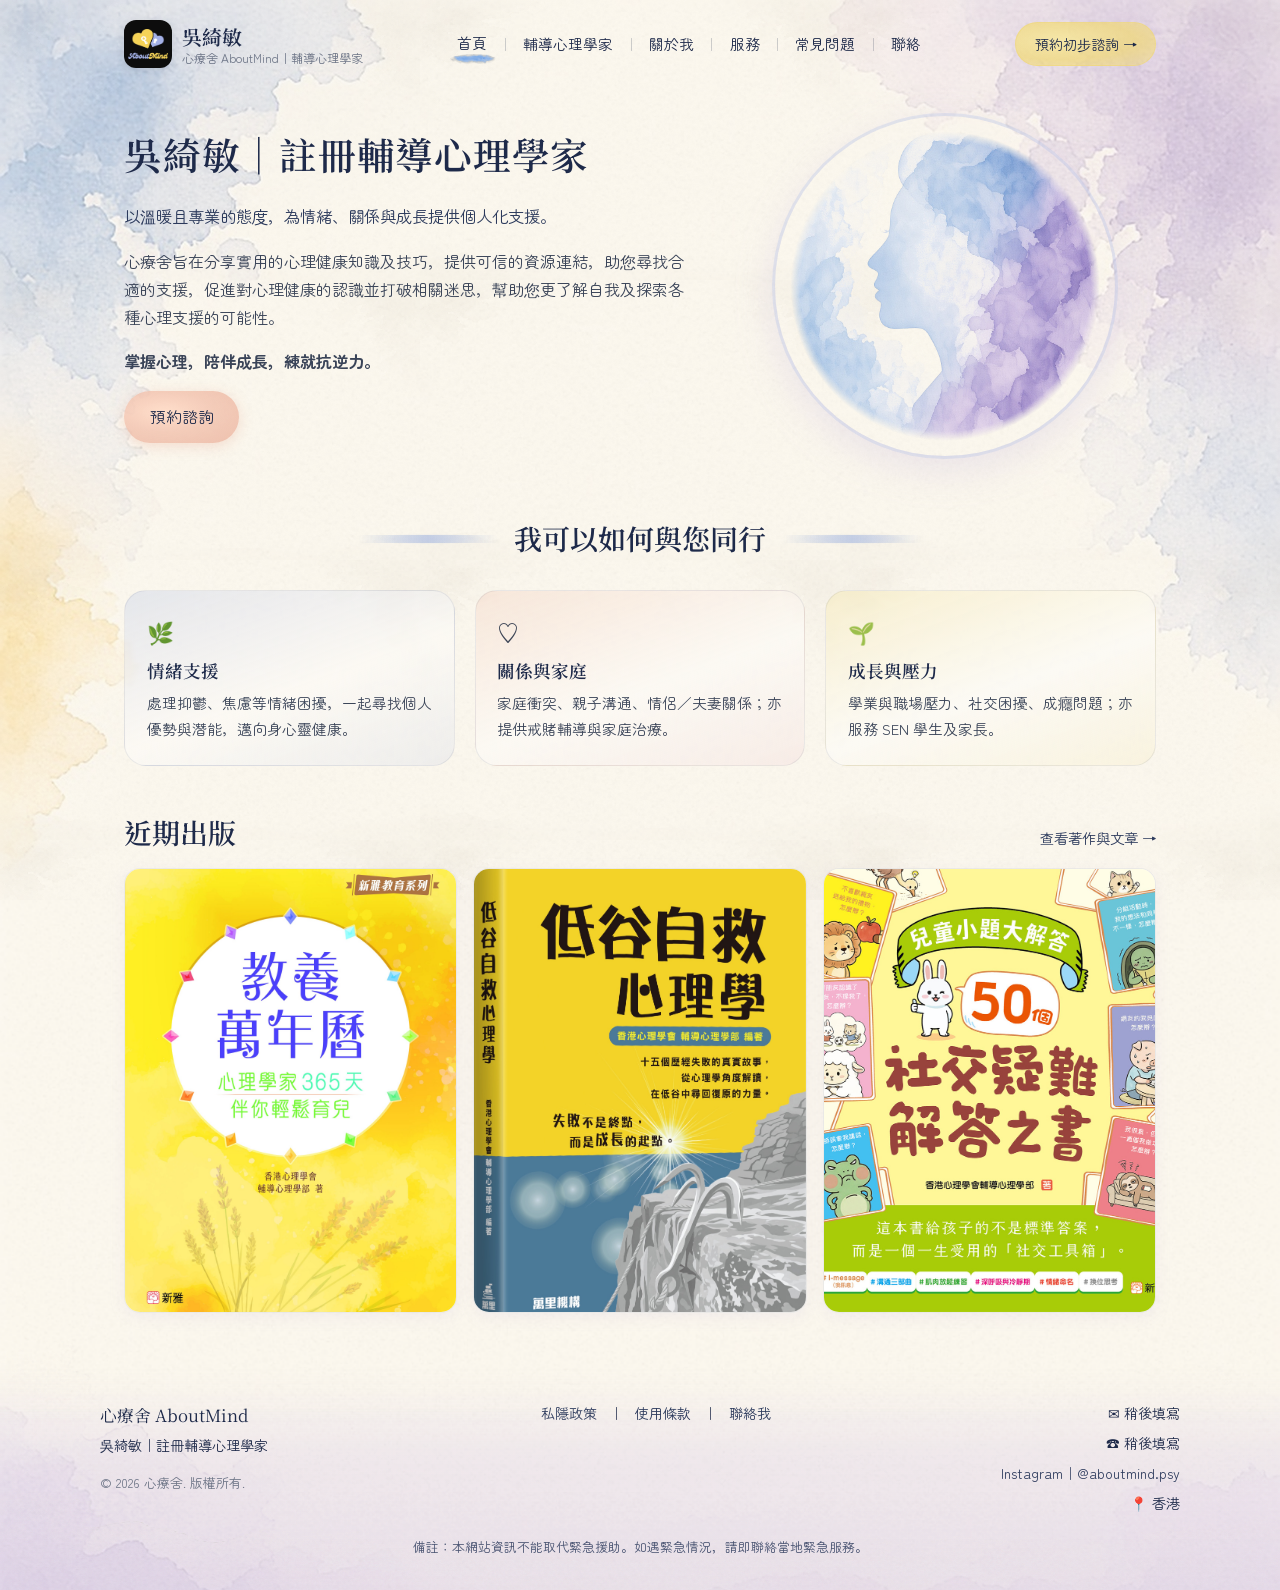
<file: index.html>
<!DOCTYPE html>
<html lang="zh-Hant">
<head>
  <meta charset="UTF-8">
  <meta name="viewport" content="width=device-width, initial-scale=1">
  <title>心療舍 AboutMind｜吳綺敏 註冊輔導心理學家</title>
  <meta name="description" content="掌握心理，陪伴成長，練就抗逆力。心療舍提供心理健康知識與輔導支援。">
  <link rel="preconnect" href="https://fonts.googleapis.com">
  <link rel="preconnect" href="https://fonts.gstatic.com" crossorigin>
  <link href="https://fonts.googleapis.com/css2?family=Noto+Serif+TC:wght@500;600;700&family=Zen+Maru+Gothic:wght@400;500;700&display=swap" rel="stylesheet">
  <link rel="stylesheet" href="css/styles.css">
</head>
<body>
  <div class="site-wrap">
  <header class="site-header">
    <a class="brand" href="index.html">
      <img class="brand-logo" src="assets/aboutmind-logo.png" alt="AboutMind 心療舍">
      <span class="brand-text">
        <span class="brand-name">吳綺敏</span>
        <span class="brand-sub">心療舍 AboutMind｜輔導心理學家</span>
      </span>
    </a>
    <button class="nav-toggle" type="button" aria-expanded="false" aria-controls="primary-nav" aria-label="開啟選單">
      <span class="nav-toggle-bars" aria-hidden="true">
        <span class="nav-toggle-bar"></span>
        <span class="nav-toggle-bar"></span>
        <span class="nav-toggle-bar"></span>
      </span>
    </button>
    <nav class="nav" id="primary-nav" aria-label="主要導航">
        <a href="index.html" data-page="index.html" class="active">首頁</a>
        <span class="sep">｜</span>
        <a href="counseling-psychologist.html" data-page="counseling-psychologist.html">輔導心理學家</a>
        <span class="sep">｜</span>
        <a href="about.html" data-page="about.html">關於我</a>
        <span class="sep">｜</span>
        <a href="services.html" data-page="services.html">服務</a>
        <span class="sep">｜</span>
        <a href="faq.html" data-page="faq.html">常見問題</a>
        <span class="sep">｜</span>
        <a href="contact.html" data-page="contact.html">聯絡</a>
    </nav>
    <a class="header-cta" href="contact.html">預約初步諮詢 →</a>
  </header>
  </div>
  <main>
  <div class="site-wrap">
    <section class="hero">
      <div class="hero-copy">
        <h1>吳綺敏｜註冊輔導心理學家</h1>
        <p class="tagline">以溫暖且專業的態度，為情緒、關係與成長提供個人化支援。</p>
        <p>心療舍旨在分享實用的心理健康知識及技巧，提供可信的資源連結，助您尋找合適的支援，促進對心理健康的認識並打破相關迷思，幫助您更了解自我及探索各種心理支援的可能性。</p>
        <p><strong>掌握心理，陪伴成長，練就抗逆力。</strong></p>
        <a class="btn btn-peach" href="contact.html">預約諮詢</a>
      </div>
      <div class="hero-visual">
        <img class="portrait-circle" src="assets/portrait-circle.png" alt="水彩剪影肖像">
      </div>
    </section>

    <div class="section-label">
      <span class="brush" aria-hidden="true"></span>
      <h2>我可以如何與您同行</h2>
      <span class="brush" aria-hidden="true"></span>
    </div>

    <div class="card-grid">
      <article class="card card-blue">
        <span class="card-icon" aria-hidden="true">🌿</span>
        <h3>情緒支援</h3>
        <p>處理抑鬱、焦慮等情緒困擾，一起尋找個人優勢與潛能，邁向身心靈健康。</p>
      </article>
      <article class="card card-peach">
        <span class="card-icon" aria-hidden="true">♡</span>
        <h3>關係與家庭</h3>
        <p>家庭衝突、親子溝通、情侶／夫妻關係；亦提供戒賭輔導與家庭治療。</p>
      </article>
      <article class="card card-lemon">
        <span class="card-icon" aria-hidden="true">🌱</span>
        <h3>成長與壓力</h3>
        <p>學業與職場壓力、社交困擾、成癮問題；亦服務 SEN 學生及家長。</p>
      </article>
    </div>

    <section class="home-pubs" aria-labelledby="home-pubs-title">
      <div class="home-pubs-head">
        <h2 id="home-pubs-title">近期出版</h2>
        <a class="home-pubs-more" href="about.html#publications">查看著作與文章 →</a>
      </div>
      <div class="home-pub-thumbs">
        <a class="home-pub-thumb" href="about.html#publications" title="《教養萬年曆》">
          <img src="assets/research/book-jiaoyang-sunya.jpg" alt="《教養萬年曆》封面" width="200" height="267" loading="lazy">
        </a>
        <a class="home-pub-thumb" href="about.html#publications" title="《低谷自救心理學》">
          <img src="assets/research/book-digu-wanli.jpg" alt="《低谷自救心理學》封面" width="200" height="267" loading="lazy">
        </a>
        <a class="home-pub-thumb" href="about.html#publications" title="《兒童小題大解答》">
          <img src="assets/research/book-ertong-sunya.jpg" alt="《兒童小題大解答》封面" width="200" height="267" loading="lazy">
        </a>
      </div>
    </section>
  </div>
  </main>
  <footer class="site-footer">
    <div class="footer-inner">
      <div>
        <p class="footer-brand-name">心療舍 AboutMind</p>
        <p>吳綺敏｜註冊輔導心理學家</p>
        <p class="footer-copy">© 2026 心療舍. 版權所有.</p>
      </div>
      <div class="footer-links">
        <a href="#">私隱政策</a>
        <span class="sep">｜</span>
        <a href="#">使用條款</a>
        <span class="sep">｜</span>
        <a href="contact.html">聯絡我</a>
      </div>
      <div class="footer-contact">
        <span>✉ 稍後填寫</span>
        <span>☎ 稍後填寫</span>
        <a href="https://www.instagram.com/aboutmind.psy/" target="_blank" rel="noopener noreferrer">Instagram｜@aboutmind.psy</a>
        <span>📍 香港</span>
      </div>
    </div>
    <p class="footer-disclaimer">備註：本網站資訊不能取代緊急援助。如遇緊急情況，請即聯絡當地緊急服務。</p>
  </footer>
  <script src="js/main.js"></script>
</body>
</html>
</file>
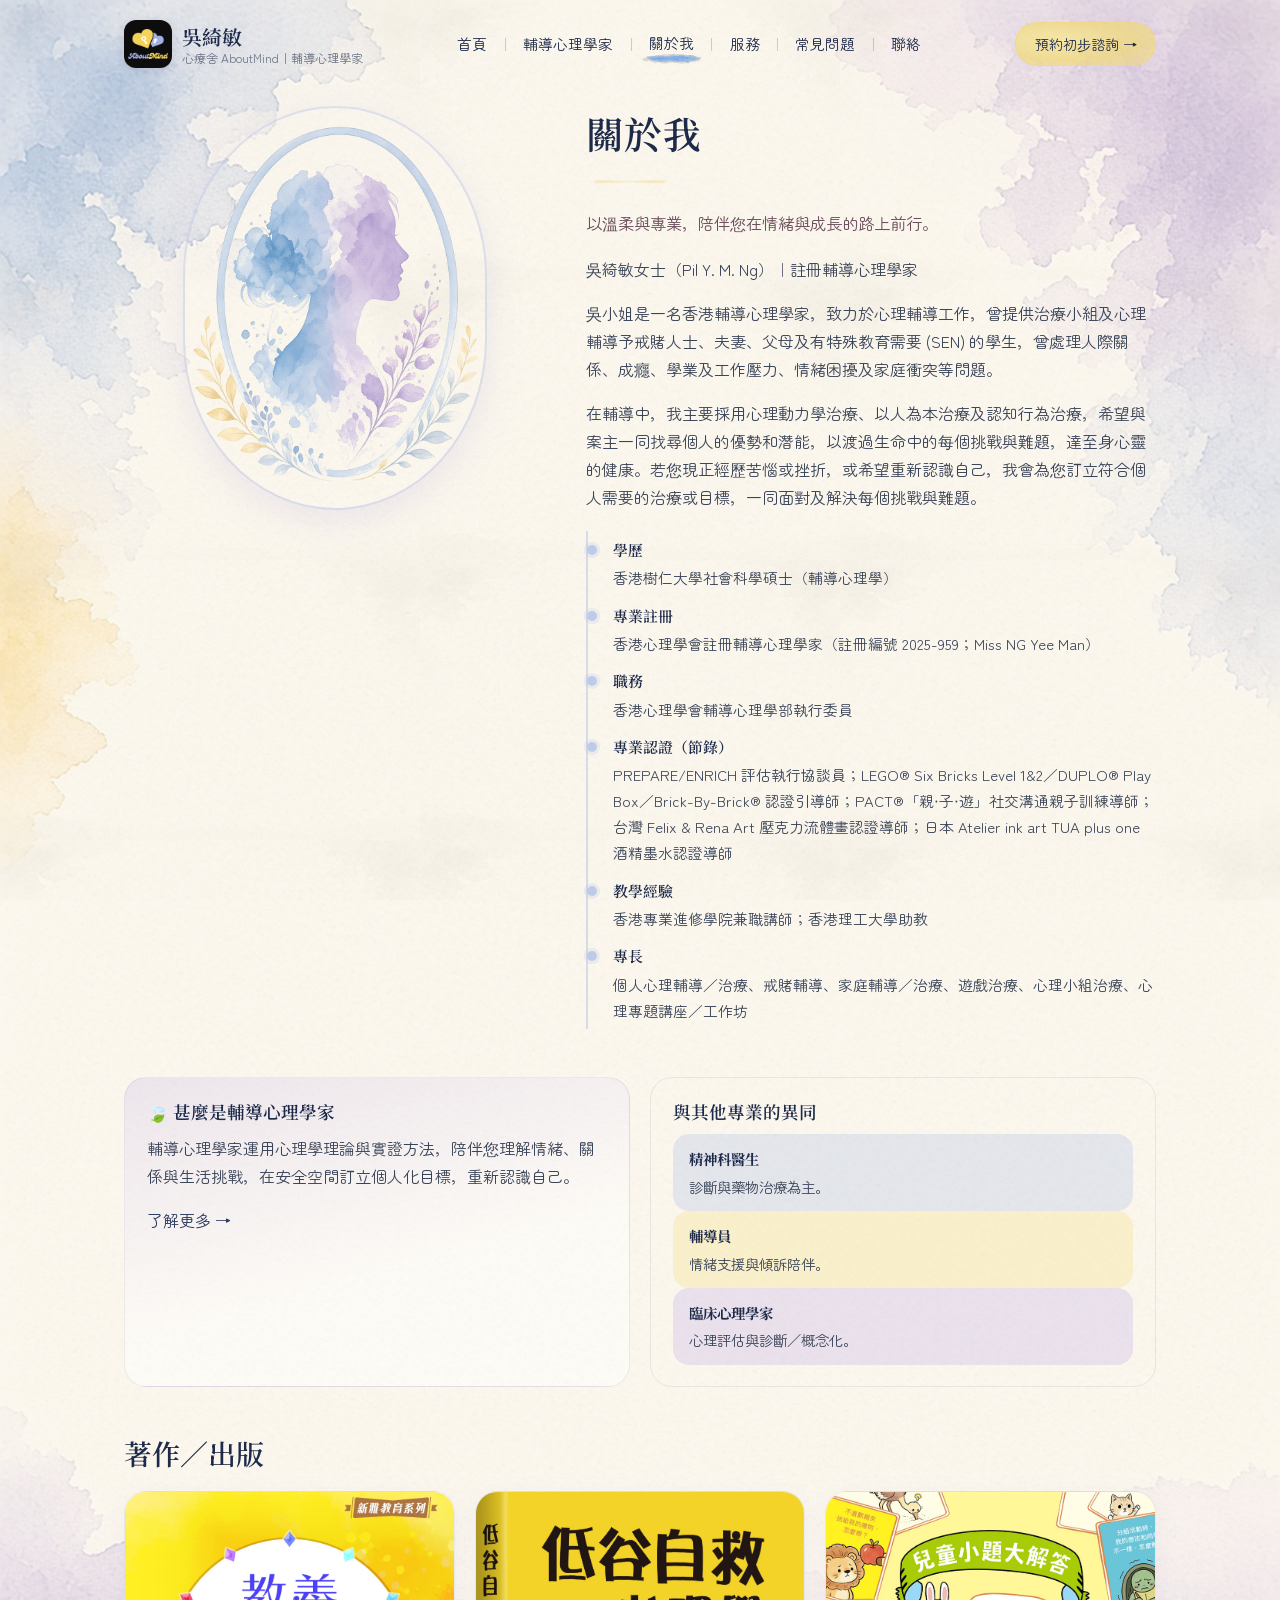
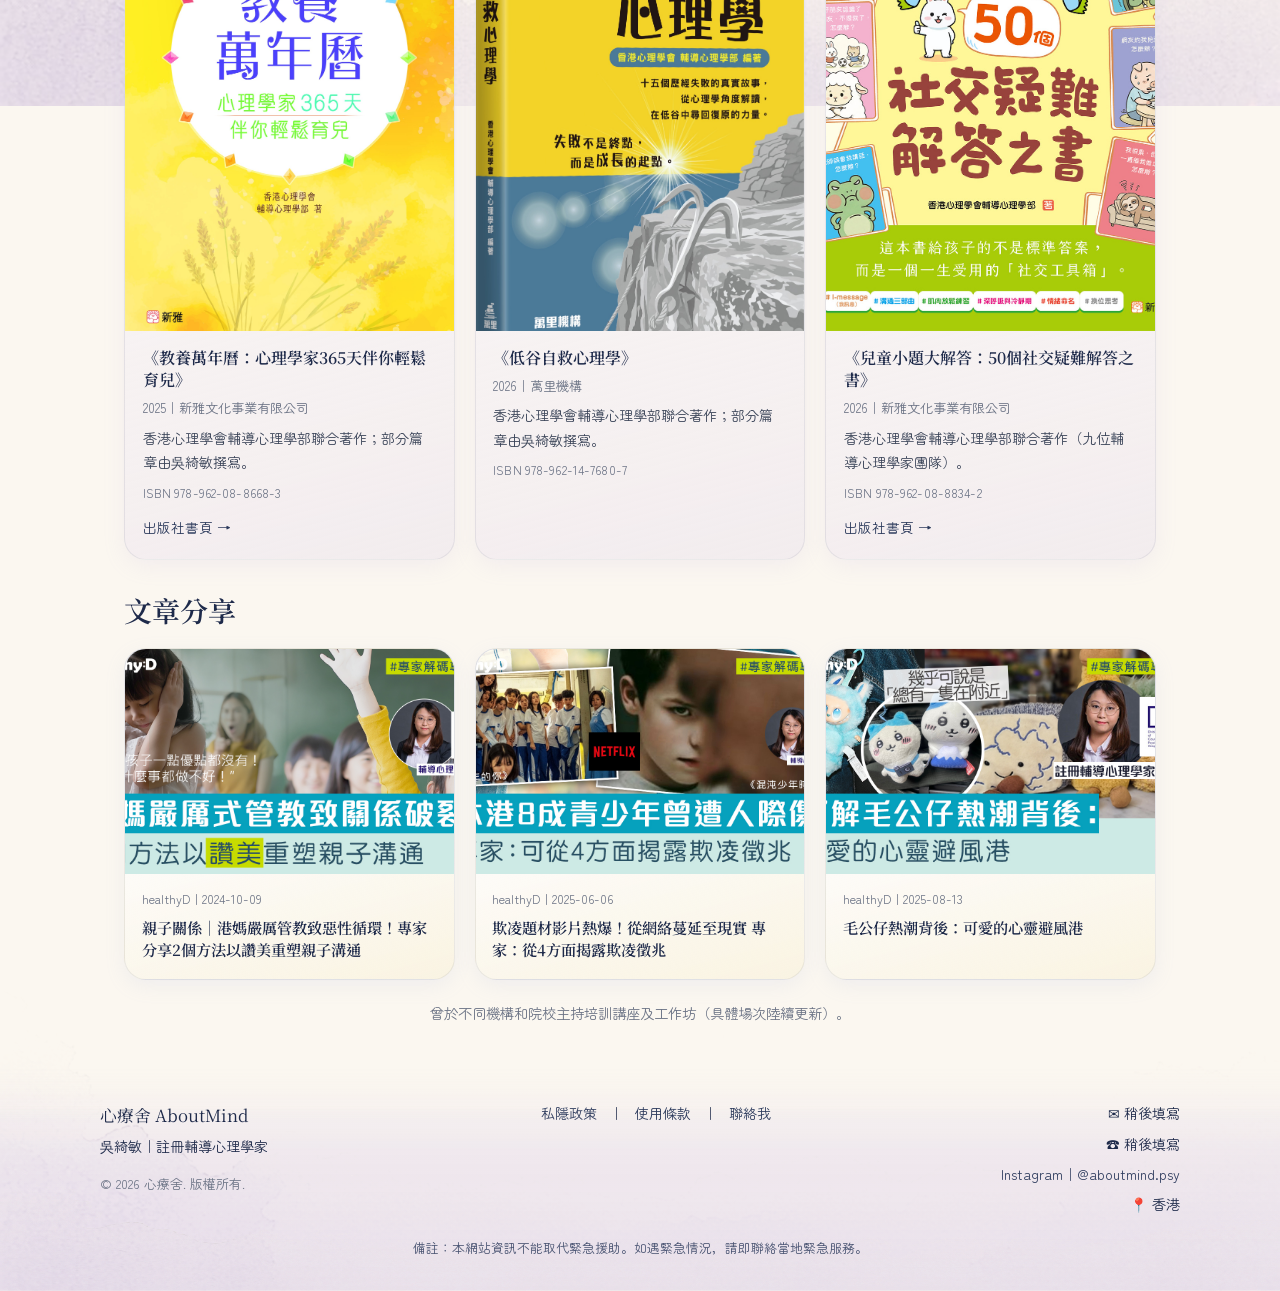
<file: about.html>
<!DOCTYPE html>
<html lang="zh-Hant">
<head>
  <meta charset="UTF-8">
  <meta name="viewport" content="width=device-width, initial-scale=1">
  <title>關於我｜吳綺敏 註冊輔導心理學家｜心療舍</title>
  <meta name="description" content="吳綺敏女士（Pil Y. M. Ng）｜註冊輔導心理學家。以溫柔與專業陪伴您前行。">
  <link rel="preconnect" href="https://fonts.googleapis.com">
  <link rel="preconnect" href="https://fonts.gstatic.com" crossorigin>
  <link href="https://fonts.googleapis.com/css2?family=Noto+Serif+TC:wght@500;600;700&family=Zen+Maru+Gothic:wght@400;500;700&display=swap" rel="stylesheet">
  <link rel="stylesheet" href="css/styles.css">
</head>
<body>
  <div class="site-wrap">
  <header class="site-header">
    <a class="brand" href="index.html">
      <img class="brand-logo" src="assets/aboutmind-logo.png" alt="AboutMind 心療舍">
      <span class="brand-text">
        <span class="brand-name">吳綺敏</span>
        <span class="brand-sub">心療舍 AboutMind｜輔導心理學家</span>
      </span>
    </a>
    <button class="nav-toggle" type="button" aria-expanded="false" aria-controls="primary-nav" aria-label="開啟選單">
      <span class="nav-toggle-bars" aria-hidden="true">
        <span class="nav-toggle-bar"></span>
        <span class="nav-toggle-bar"></span>
        <span class="nav-toggle-bar"></span>
      </span>
    </button>
    <nav class="nav" id="primary-nav" aria-label="主要導航">
        <a href="index.html" data-page="index.html">首頁</a>
        <span class="sep">｜</span>
        <a href="counseling-psychologist.html" data-page="counseling-psychologist.html">輔導心理學家</a>
        <span class="sep">｜</span>
        <a href="about.html" data-page="about.html" class="active">關於我</a>
        <span class="sep">｜</span>
        <a href="services.html" data-page="services.html">服務</a>
        <span class="sep">｜</span>
        <a href="faq.html" data-page="faq.html">常見問題</a>
        <span class="sep">｜</span>
        <a href="contact.html" data-page="contact.html">聯絡</a>
    </nav>
    <a class="header-cta" href="contact.html">預約初步諮詢 →</a>
  </header>
  </div>
  <main>
  <div class="site-wrap">
    <section class="about-hero">
      <div class="hero-visual">
        <img class="portrait-oval" src="assets/portrait-oval.png" alt="關於我水彩肖像">
      </div>
      <div class="about-bio">
        <h1>關於我</h1>
        <div class="underline-lemon" aria-hidden="true"></div>
        <p class="lead">以溫柔與專業，陪伴您在情緒與成長的路上前行。</p>
        <p>吳綺敏女士（Pil Y. M. Ng）｜註冊輔導心理學家</p>
        <p>吳小姐是一名香港輔導心理學家，致力於心理輔導工作，曾提供治療小組及心理輔導予戒賭人士、夫妻、父母及有特殊教育需要 (SEN) 的學生，曾處理人際關係、成癮、學業及工作壓力、情緒困擾及家庭衝突等問題。</p>
        <p>在輔導中，我主要採用心理動力學治療、以人為本治療及認知行為治療，希望與案主一同找尋個人的優勢和潛能，以渡過生命中的每個挑戰與難題，達至身心靈的健康。若您現正經歷苦惱或挫折，或希望重新認識自己，我會為您訂立符合個人需要的治療或目標，一同面對及解決每個挑戰與難題。</p>

        <ul class="cv-list">
          <li>
            <span class="cv-label">學歷</span>
            香港樹仁大學社會科學碩士（輔導心理學）
          </li>
          <li>
            <span class="cv-label">專業註冊</span>
            香港心理學會註冊輔導心理學家（註冊編號 2025-959；Miss NG Yee Man）
          </li>
          <li>
            <span class="cv-label">職務</span>
            香港心理學會輔導心理學部執行委員
          </li>
          <li>
            <span class="cv-label">專業認證（節錄）</span>
            PREPARE/ENRICH 評估執行協談員；LEGO® Six Bricks Level 1&amp;2／DUPLO® Play Box／Brick-By-Brick® 認證引導師；PACT®「親‧子‧遊」社交溝通親子訓練導師；台灣 Felix &amp; Rena Art 壓克力流體畫認證導師；日本 Atelier ink art TUA plus one 酒精墨水認證導師
          </li>
          <li>
            <span class="cv-label">教學經驗</span>
            香港專業進修學院兼職講師；香港理工大學助教
          </li>
          <li>
            <span class="cv-label">專長</span>
            個人心理輔導／治療、戒賭輔導、家庭輔導／治療、遊戲治療、心理小組治療、心理專題講座／工作坊
          </li>
        </ul>
      </div>
    </section>

    <div class="modules">
      <aside class="module module-lavender">
        <h3>🍃 甚麼是輔導心理學家</h3>
        <p>輔導心理學家運用心理學理論與實證方法，陪伴您理解情緒、關係與生活挑戰，在安全空間訂立個人化目標，重新認識自己。</p>
        <p><a href="counseling-psychologist.html">了解更多 →</a></p>
      </aside>
      <aside class="module">
        <h3>與其他專業的異同</h3>
        <div class="compare-pills">
          <div class="compare-item pill-blue"><strong>精神科醫生</strong>診斷與藥物治療為主。</div>
          <div class="compare-item pill-lemon"><strong>輔導員</strong>情緒支援與傾訴陪伴。</div>
          <div class="compare-item pill-lavender"><strong>臨床心理學家</strong>心理評估與診斷／概念化。</div>
        </div>
      </aside>
    </div>

    <section class="mb-3" id="publications">
      <h2>著作／出版</h2>
      <div class="pub-grid">
        <article class="pub-card">
          <a class="pub-cover-link" href="https://www.sunya.com.hk/tc/book_details.php?category_id=5&amp;refid=3361" target="_blank" rel="noopener noreferrer">
            <img class="pub-cover" src="assets/research/book-jiaoyang-sunya.jpg" alt="《教養萬年曆：心理學家365天伴你輕鬆育兒》封面" width="280" height="380" loading="lazy">
          </a>
          <div class="pub-body">
            <h3 class="pub-title">《教養萬年曆：心理學家365天伴你輕鬆育兒》</h3>
            <p class="pub-meta">2025｜新雅文化事業有限公司</p>
            <p class="pub-role">香港心理學會輔導心理學部聯合著作；部分篇章由吳綺敏撰寫。</p>
            <p class="pub-isbn">ISBN 978-962-08-8668-3</p>
            <p class="pub-link"><a href="https://www.sunya.com.hk/tc/book_details.php?category_id=5&amp;refid=3361" target="_blank" rel="noopener noreferrer">出版社書頁 →</a></p>
          </div>
        </article>
        <article class="pub-card">
          <div class="pub-cover-link">
            <img class="pub-cover" src="assets/research/book-digu-wanli.jpg" alt="《低谷自救心理學》封面" width="280" height="380" loading="lazy">
          </div>
          <div class="pub-body">
            <h3 class="pub-title">《低谷自救心理學》</h3>
            <p class="pub-meta">2026｜萬里機構</p>
            <p class="pub-role">香港心理學會輔導心理學部聯合著作；部分篇章由吳綺敏撰寫。</p>
            <p class="pub-isbn">ISBN 978-962-14-7680-7</p>
          </div>
        </article>
        <article class="pub-card">
          <a class="pub-cover-link" href="https://www.sunya.com.hk/tc/book_details.php?category_id=5&amp;refid=3764" target="_blank" rel="noopener noreferrer">
            <img class="pub-cover" src="assets/research/book-ertong-sunya.jpg" alt="《兒童小題大解答：50個社交疑難解答之書》封面" width="280" height="380" loading="lazy">
          </a>
          <div class="pub-body">
            <h3 class="pub-title">《兒童小題大解答：50個社交疑難解答之書》</h3>
            <p class="pub-meta">2026｜新雅文化事業有限公司</p>
            <p class="pub-role">香港心理學會輔導心理學部聯合著作（九位輔導心理學家團隊）。</p>
            <p class="pub-isbn">ISBN 978-962-08-8834-2</p>
            <p class="pub-link"><a href="https://www.sunya.com.hk/tc/book_details.php?category_id=5&amp;refid=3764" target="_blank" rel="noopener noreferrer">出版社書頁 →</a></p>
          </div>
        </article>
      </div>
    </section>

    <section class="mb-3" id="articles">
      <h2>文章分享</h2>
      <div class="media-grid">
        <a class="media-card" href="https://www.healthyd.com/articles/expert-blog/%E8%A6%AA%E5%AD%90%E9%97%9C%E4%BF%82%E4%BF%AE%E5%BE%A9-%E8%AE%9A%E7%BE%8E%E9%87%8D%E5%A1%91%E8%A6%AA%E5%AD%90%E6%BA%9D%E9%80%9A-%E8%BC%94%E5%B0%8E%E5%BF%83%E7%90%86%E5%AD%B8%E5%AE%B6" target="_blank" rel="noopener noreferrer">
          <img class="media-thumb" src="assets/research/media-thumb-parenting.jpg" alt="" width="400" height="225" loading="lazy">
          <div class="media-body">
            <p class="media-outlet">healthyD｜2024-10-09</p>
            <h3 class="media-title">親子關係｜港媽嚴厲管教致惡性循環！專家分享2個方法以讚美重塑親子溝通</h3>
          </div>
        </a>
        <a class="media-card" href="https://www.healthyd.com/articles/expert-blog/%E6%AC%BA%E5%87%8C%E9%A1%8C%E6%9D%90%E5%BD%B1%E7%89%87-%E9%9D%92%E5%B0%91%E5%B9%B4%E6%AC%BA%E5%87%8C%E5%BE%B5%E5%85%86-%E8%BC%94%E5%B0%8E%E5%BF%83%E7%90%86%E5%AD%B8%E5%AE%B6" target="_blank" rel="noopener noreferrer">
          <img class="media-thumb" src="assets/research/media-thumb-bully.jpg" alt="" width="400" height="225" loading="lazy">
          <div class="media-body">
            <p class="media-outlet">healthyD｜2025-06-06</p>
            <h3 class="media-title">欺凌題材影片熱爆！從網絡蔓延至現實 專家：從4方面揭露欺凌徵兆</h3>
          </div>
        </a>
        <a class="media-card" href="https://www.healthyd.com/articles/expert-blog/%E6%AF%9B%E5%85%AC%E4%BB%94%E7%86%B1%E6%BD%AE-%E5%BF%83%E9%9D%88%E9%81%BF%E9%A2%A8%E6%B8%AF-%E8%A8%BB%E5%86%8A%E8%BC%94%E5%B0%8E%E5%BF%83%E7%90%86%E5%AD%B8%E5%AE%B6%E5%90%B3%E7%B6%BA%E6%95%8F" target="_blank" rel="noopener noreferrer">
          <img class="media-thumb" src="assets/research/media-thumb-plush.jpg" alt="" width="400" height="225" loading="lazy">
          <div class="media-body">
            <p class="media-outlet">healthyD｜2025-08-13</p>
            <h3 class="media-title">毛公仔熱潮背後：可愛的心靈避風港</h3>
          </div>
        </a>
      </div>
      <p class="soft-note">曾於不同機構和院校主持培訓講座及工作坊（具體場次陸續更新）。</p>
    </section>
  </div>
  </main>
  <footer class="site-footer">
    <div class="footer-inner">
      <div>
        <p class="footer-brand-name">心療舍 AboutMind</p>
        <p>吳綺敏｜註冊輔導心理學家</p>
        <p class="footer-copy">© 2026 心療舍. 版權所有.</p>
      </div>
      <div class="footer-links">
        <a href="#">私隱政策</a>
        <span class="sep">｜</span>
        <a href="#">使用條款</a>
        <span class="sep">｜</span>
        <a href="contact.html">聯絡我</a>
      </div>
      <div class="footer-contact">
        <span>✉ 稍後填寫</span>
        <span>☎ 稍後填寫</span>
        <a href="https://www.instagram.com/aboutmind.psy/" target="_blank" rel="noopener noreferrer">Instagram｜@aboutmind.psy</a>
        <span>📍 香港</span>
      </div>
    </div>
    <p class="footer-disclaimer">備註：本網站資訊不能取代緊急援助。如遇緊急情況，請即聯絡當地緊急服務。</p>
  </footer>
  <script src="js/main.js"></script>
</body>
</html>
</file>
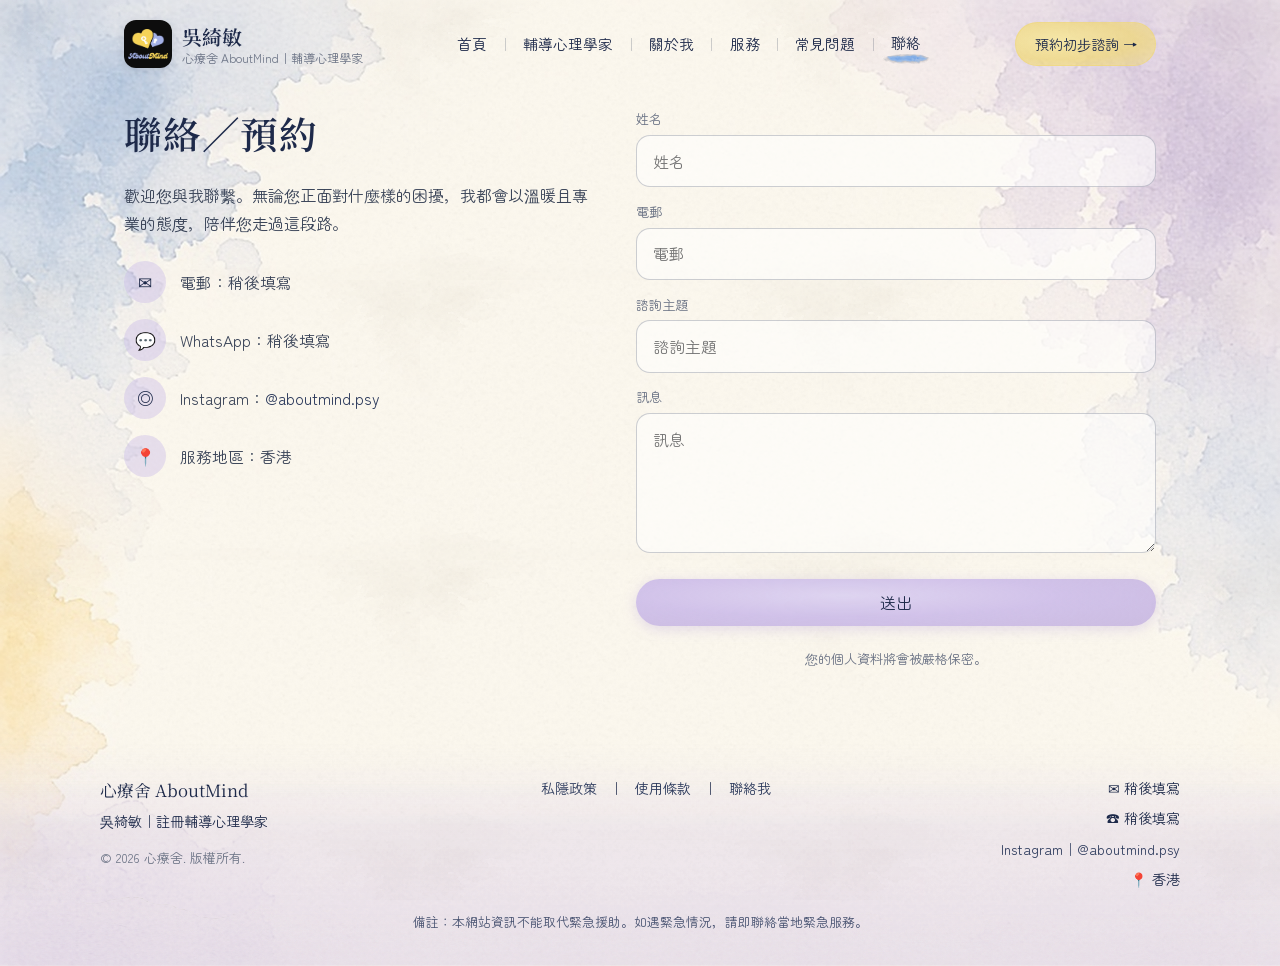
<file: contact.html>
<!DOCTYPE html>
<html lang="zh-Hant">
<head>
  <meta charset="UTF-8">
  <meta name="viewport" content="width=device-width, initial-scale=1">
  <title>聯絡／預約｜心療舍 AboutMind</title>
  <meta name="description" content="歡迎與心療舍聯繫預約諮詢。">
  <link rel="preconnect" href="https://fonts.googleapis.com">
  <link rel="preconnect" href="https://fonts.gstatic.com" crossorigin>
  <link href="https://fonts.googleapis.com/css2?family=Noto+Serif+TC:wght@500;600;700&family=Zen+Maru+Gothic:wght@400;500;700&display=swap" rel="stylesheet">
  <link rel="stylesheet" href="css/styles.css">
</head>
<body>
  <div class="site-wrap">
  <header class="site-header">
    <a class="brand" href="index.html">
      <img class="brand-logo" src="assets/aboutmind-logo.png" alt="AboutMind 心療舍">
      <span class="brand-text">
        <span class="brand-name">吳綺敏</span>
        <span class="brand-sub">心療舍 AboutMind｜輔導心理學家</span>
      </span>
    </a>
    <button class="nav-toggle" type="button" aria-expanded="false" aria-controls="primary-nav" aria-label="開啟選單">
      <span class="nav-toggle-bars" aria-hidden="true">
        <span class="nav-toggle-bar"></span>
        <span class="nav-toggle-bar"></span>
        <span class="nav-toggle-bar"></span>
      </span>
    </button>
    <nav class="nav" id="primary-nav" aria-label="主要導航">
        <a href="index.html" data-page="index.html">首頁</a>
        <span class="sep">｜</span>
        <a href="counseling-psychologist.html" data-page="counseling-psychologist.html">輔導心理學家</a>
        <span class="sep">｜</span>
        <a href="about.html" data-page="about.html">關於我</a>
        <span class="sep">｜</span>
        <a href="services.html" data-page="services.html">服務</a>
        <span class="sep">｜</span>
        <a href="faq.html" data-page="faq.html">常見問題</a>
        <span class="sep">｜</span>
        <a href="contact.html" data-page="contact.html" class="active">聯絡</a>
    </nav>
    <a class="header-cta" href="contact.html">預約初步諮詢 →</a>
  </header>
  </div>
  <main>
  <div class="site-wrap">
    <div class="contact-grid">
      <div>
        <h1>聯絡／預約</h1>
        <p>歡迎您與我聯繫。無論您正面對什麼樣的困擾，我都會以溫暖且專業的態度，陪伴您走過這段路。</p>
        <ul class="contact-meta">
          <li><span class="contact-icon" aria-hidden="true">✉</span><span>電郵：稍後填寫</span></li>
          <li><span class="contact-icon" aria-hidden="true">💬</span><span>WhatsApp：稍後填寫</span></li>
          <li><span class="contact-icon" aria-hidden="true">◎</span><span>Instagram：<a href="https://www.instagram.com/aboutmind.psy/" target="_blank" rel="noopener noreferrer">@aboutmind.psy</a></span></li>
          <li><span class="contact-icon" aria-hidden="true">📍</span><span>服務地區：香港</span></li>
        </ul>
      </div>
      <form class="contact-form" id="contact-form" action="#" method="post">
        <div>
          <label for="name">姓名</label>
          <input class="field" id="name" name="name" type="text" placeholder="姓名" autocomplete="name">
        </div>
        <div>
          <label for="email">電郵</label>
          <input class="field" id="email" name="email" type="email" placeholder="電郵" autocomplete="email">
        </div>
        <div>
          <label for="topic">諮詢主題</label>
          <input class="field" id="topic" name="topic" type="text" placeholder="諮詢主題">
        </div>
        <div>
          <label for="message">訊息</label>
          <textarea class="field" id="message" name="message" placeholder="訊息"></textarea>
        </div>
        <button class="btn btn-lavender form-submit" type="submit">送出</button>
        <p class="privacy-note">您的個人資料將會被嚴格保密。</p>
        <p id="form-note" class="privacy-note" hidden></p>
      </form>
    </div>
  </div>
  </main>
  <footer class="site-footer">
    <div class="footer-inner">
      <div>
        <p class="footer-brand-name">心療舍 AboutMind</p>
        <p>吳綺敏｜註冊輔導心理學家</p>
        <p class="footer-copy">© 2026 心療舍. 版權所有.</p>
      </div>
      <div class="footer-links">
        <a href="#">私隱政策</a>
        <span class="sep">｜</span>
        <a href="#">使用條款</a>
        <span class="sep">｜</span>
        <a href="contact.html">聯絡我</a>
      </div>
      <div class="footer-contact">
        <span>✉ 稍後填寫</span>
        <span>☎ 稍後填寫</span>
        <a href="https://www.instagram.com/aboutmind.psy/" target="_blank" rel="noopener noreferrer">Instagram｜@aboutmind.psy</a>
        <span>📍 香港</span>
      </div>
    </div>
    <p class="footer-disclaimer">備註：本網站資訊不能取代緊急援助。如遇緊急情況，請即聯絡當地緊急服務。</p>
  </footer>
  <script src="js/main.js"></script>
</body>
</html>
</file>
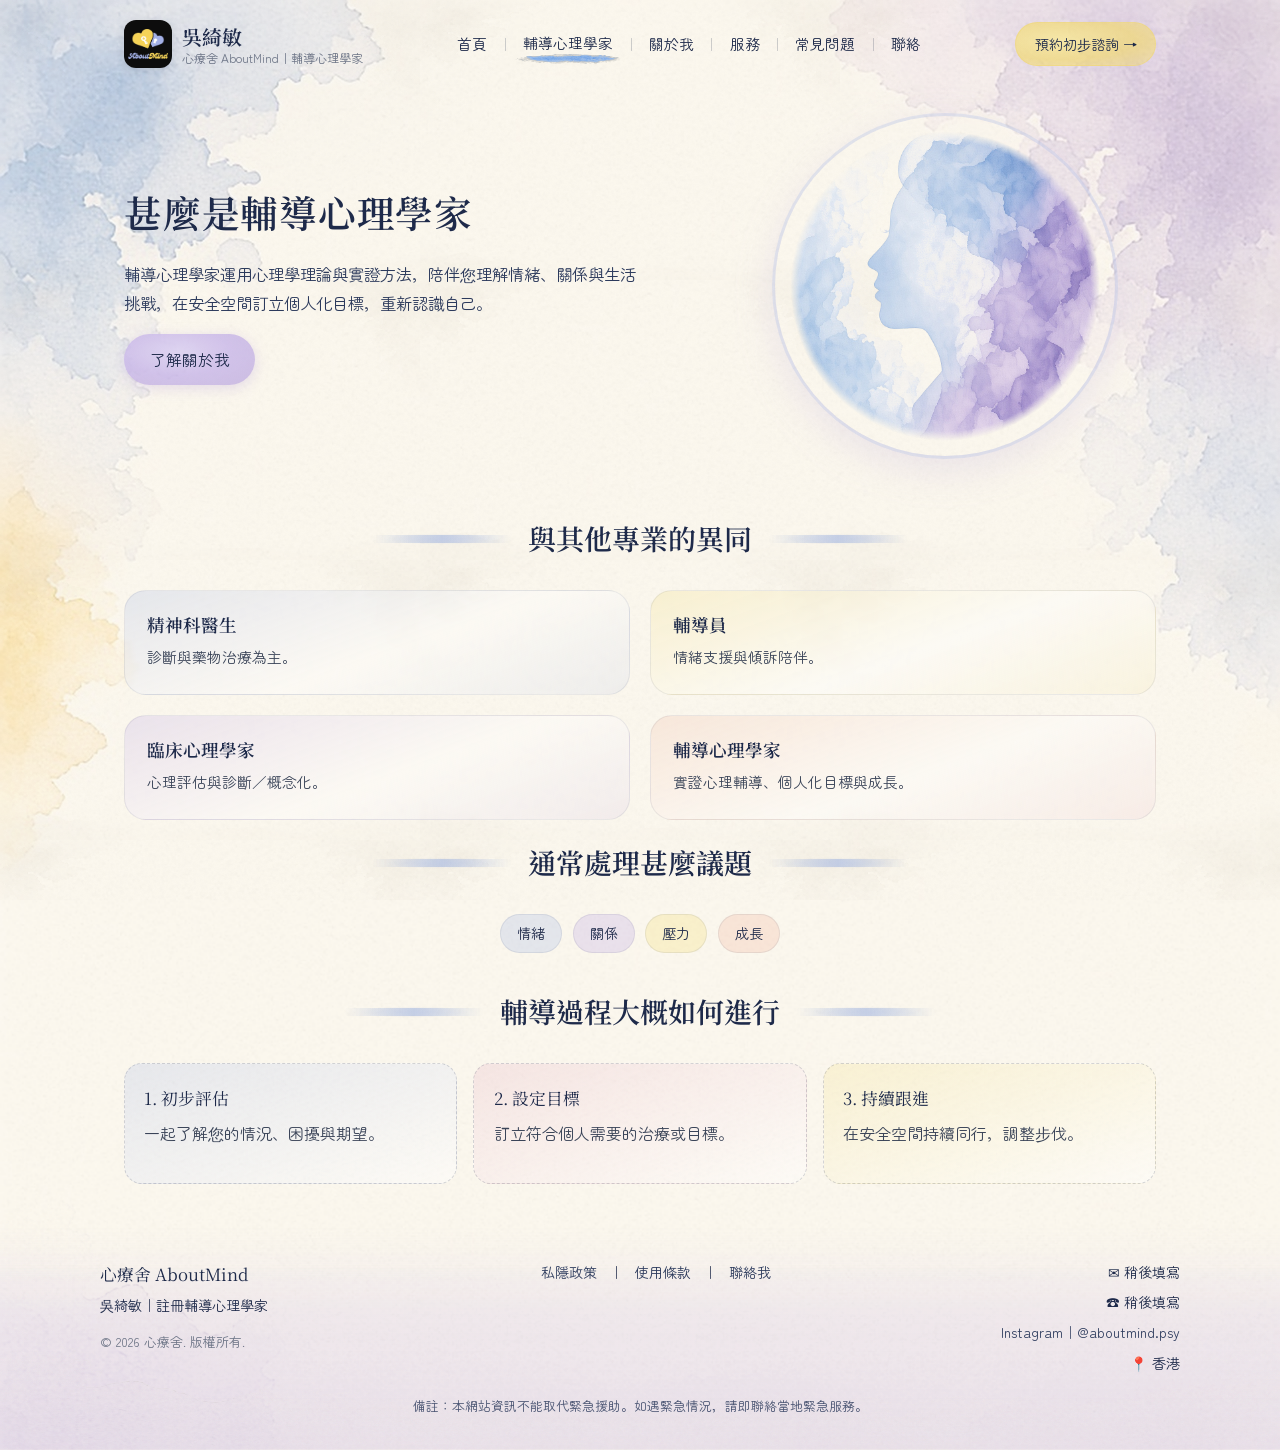
<file: counseling-psychologist.html>
<!DOCTYPE html>
<html lang="zh-Hant">
<head>
  <meta charset="UTF-8">
  <meta name="viewport" content="width=device-width, initial-scale=1">
  <title>甚麼是輔導心理學家｜心療舍 AboutMind</title>
  <meta name="description" content="輔導心理學家運用心理學理論與實證方法，陪伴您理解情緒、關係與生活挑戰。">
  <link rel="preconnect" href="https://fonts.googleapis.com">
  <link rel="preconnect" href="https://fonts.gstatic.com" crossorigin>
  <link href="https://fonts.googleapis.com/css2?family=Noto+Serif+TC:wght@500;600;700&family=Zen+Maru+Gothic:wght@400;500;700&display=swap" rel="stylesheet">
  <link rel="stylesheet" href="css/styles.css">
</head>
<body>
  <div class="site-wrap">
  <header class="site-header">
    <a class="brand" href="index.html">
      <img class="brand-logo" src="assets/aboutmind-logo.png" alt="AboutMind 心療舍">
      <span class="brand-text">
        <span class="brand-name">吳綺敏</span>
        <span class="brand-sub">心療舍 AboutMind｜輔導心理學家</span>
      </span>
    </a>
    <button class="nav-toggle" type="button" aria-expanded="false" aria-controls="primary-nav" aria-label="開啟選單">
      <span class="nav-toggle-bars" aria-hidden="true">
        <span class="nav-toggle-bar"></span>
        <span class="nav-toggle-bar"></span>
        <span class="nav-toggle-bar"></span>
      </span>
    </button>
    <nav class="nav" id="primary-nav" aria-label="主要導航">
        <a href="index.html" data-page="index.html">首頁</a>
        <span class="sep">｜</span>
        <a href="counseling-psychologist.html" data-page="counseling-psychologist.html" class="active">輔導心理學家</a>
        <span class="sep">｜</span>
        <a href="about.html" data-page="about.html">關於我</a>
        <span class="sep">｜</span>
        <a href="services.html" data-page="services.html">服務</a>
        <span class="sep">｜</span>
        <a href="faq.html" data-page="faq.html">常見問題</a>
        <span class="sep">｜</span>
        <a href="contact.html" data-page="contact.html">聯絡</a>
    </nav>
    <a class="header-cta" href="contact.html">預約初步諮詢 →</a>
  </header>
  </div>
  <main>
  <div class="site-wrap">
    <section class="hero">
      <div class="hero-copy">
        <h1>甚麼是輔導心理學家</h1>
        <p class="tagline">輔導心理學家運用心理學理論與實證方法，陪伴您理解情緒、關係與生活挑戰，在安全空間訂立個人化目標，重新認識自己。</p>
        <a class="btn btn-lavender" href="about.html">了解關於我</a>
      </div>
      <div class="hero-visual">
        <img class="portrait-circle" src="assets/portrait-circle.png" alt="水彩剪影肖像">
      </div>
    </section>

    <div class="section-label">
      <span class="brush" aria-hidden="true"></span>
      <h2>與其他專業的異同</h2>
      <span class="brush" aria-hidden="true"></span>
    </div>
    <div class="card-grid-2" style="grid-template-columns:repeat(2,1fr)">
      <article class="card card-blue"><h3>精神科醫生</h3><p>診斷與藥物治療為主。</p></article>
      <article class="card card-lemon"><h3>輔導員</h3><p>情緒支援與傾訴陪伴。</p></article>
      <article class="card card-lavender"><h3>臨床心理學家</h3><p>心理評估與診斷／概念化。</p></article>
      <article class="card card-peach"><h3>輔導心理學家</h3><p>實證心理輔導、個人化目標與成長。</p></article>
    </div>

    <div class="section-label">
      <span class="brush" aria-hidden="true"></span>
      <h2>通常處理甚麼議題</h2>
      <span class="brush" aria-hidden="true"></span>
    </div>
    <div class="pill-row">
      <span class="pill pill-blue">情緒</span>
      <span class="pill pill-lavender">關係</span>
      <span class="pill pill-lemon">壓力</span>
      <span class="pill pill-peach">成長</span>
    </div>

    <div class="section-label">
      <span class="brush" aria-hidden="true"></span>
      <h2>輔導過程大概如何進行</h2>
      <span class="brush" aria-hidden="true"></span>
    </div>
    <div class="process-grid">
      <div class="process-card process-1"><div class="step">1. 初步評估</div><p>一起了解您的情況、困擾與期望。</p></div>
      <div class="process-card process-2"><div class="step">2. 設定目標</div><p>訂立符合個人需要的治療或目標。</p></div>
      <div class="process-card process-3"><div class="step">3. 持續跟進</div><p>在安全空間持續同行，調整步伐。</p></div>
    </div>
  </div>
  </main>
  <footer class="site-footer">
    <div class="footer-inner">
      <div>
        <p class="footer-brand-name">心療舍 AboutMind</p>
        <p>吳綺敏｜註冊輔導心理學家</p>
        <p class="footer-copy">© 2026 心療舍. 版權所有.</p>
      </div>
      <div class="footer-links">
        <a href="#">私隱政策</a>
        <span class="sep">｜</span>
        <a href="#">使用條款</a>
        <span class="sep">｜</span>
        <a href="contact.html">聯絡我</a>
      </div>
      <div class="footer-contact">
        <span>✉ 稍後填寫</span>
        <span>☎ 稍後填寫</span>
        <a href="https://www.instagram.com/aboutmind.psy/" target="_blank" rel="noopener noreferrer">Instagram｜@aboutmind.psy</a>
        <span>📍 香港</span>
      </div>
    </div>
    <p class="footer-disclaimer">備註：本網站資訊不能取代緊急援助。如遇緊急情況，請即聯絡當地緊急服務。</p>
  </footer>
  <script src="js/main.js"></script>
</body>
</html>
</file>
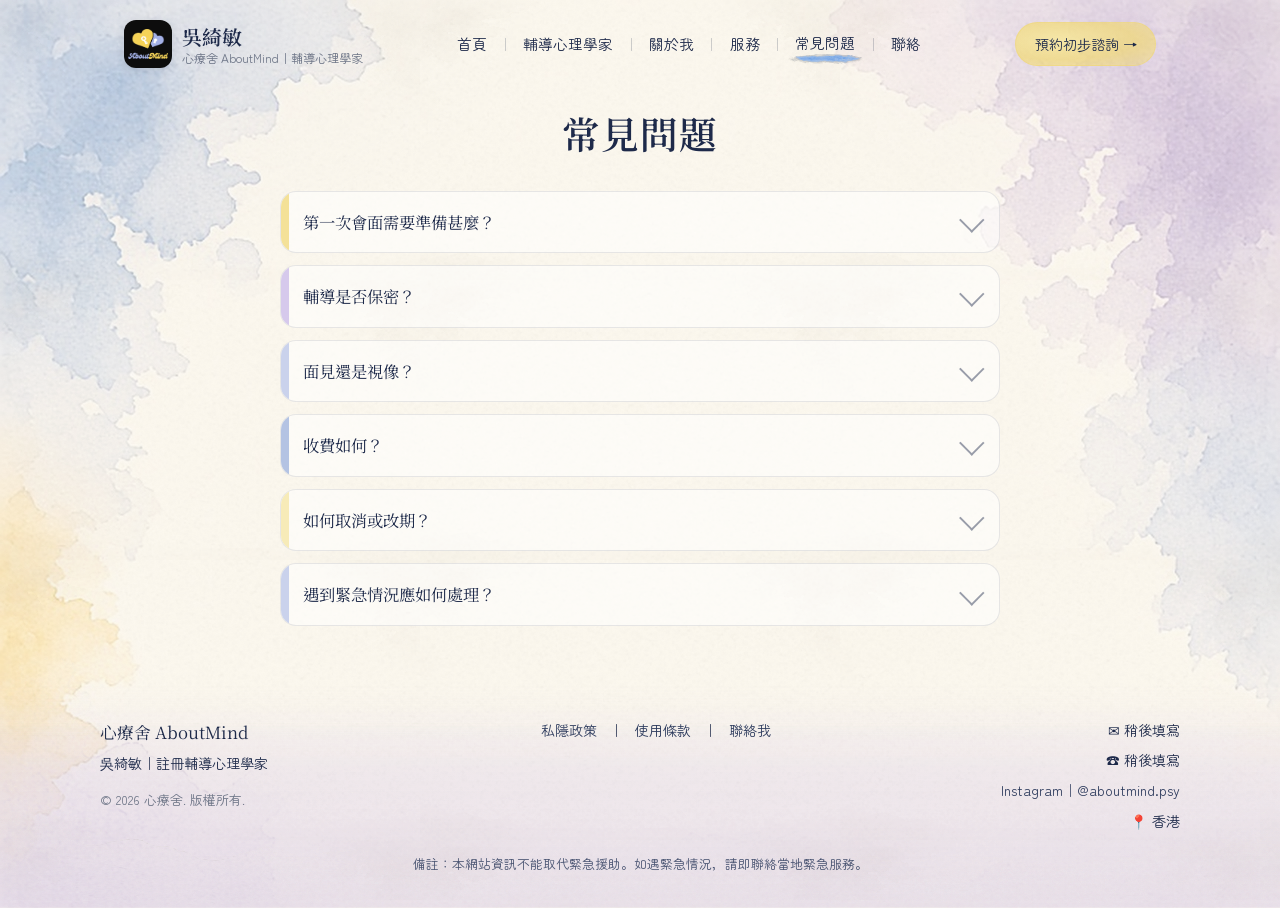
<file: faq.html>
<!DOCTYPE html>
<html lang="zh-Hant">
<head>
  <meta charset="UTF-8">
  <meta name="viewport" content="width=device-width, initial-scale=1">
  <title>常見問題｜心療舍 AboutMind</title>
  <meta name="description" content="第一次會面、保密、面見或視像、收費與緊急情況等常見問題。">
  <link rel="preconnect" href="https://fonts.googleapis.com">
  <link rel="preconnect" href="https://fonts.gstatic.com" crossorigin>
  <link href="https://fonts.googleapis.com/css2?family=Noto+Serif+TC:wght@500;600;700&family=Zen+Maru+Gothic:wght@400;500;700&display=swap" rel="stylesheet">
  <link rel="stylesheet" href="css/styles.css">
</head>
<body>
  <div class="site-wrap">
  <header class="site-header">
    <a class="brand" href="index.html">
      <img class="brand-logo" src="assets/aboutmind-logo.png" alt="AboutMind 心療舍">
      <span class="brand-text">
        <span class="brand-name">吳綺敏</span>
        <span class="brand-sub">心療舍 AboutMind｜輔導心理學家</span>
      </span>
    </a>
    <button class="nav-toggle" type="button" aria-expanded="false" aria-controls="primary-nav" aria-label="開啟選單">
      <span class="nav-toggle-bars" aria-hidden="true">
        <span class="nav-toggle-bar"></span>
        <span class="nav-toggle-bar"></span>
        <span class="nav-toggle-bar"></span>
      </span>
    </button>
    <nav class="nav" id="primary-nav" aria-label="主要導航">
        <a href="index.html" data-page="index.html">首頁</a>
        <span class="sep">｜</span>
        <a href="counseling-psychologist.html" data-page="counseling-psychologist.html">輔導心理學家</a>
        <span class="sep">｜</span>
        <a href="about.html" data-page="about.html">關於我</a>
        <span class="sep">｜</span>
        <a href="services.html" data-page="services.html">服務</a>
        <span class="sep">｜</span>
        <a href="faq.html" data-page="faq.html" class="active">常見問題</a>
        <span class="sep">｜</span>
        <a href="contact.html" data-page="contact.html">聯絡</a>
    </nav>
    <a class="header-cta" href="contact.html">預約初步諮詢 →</a>
  </header>
  </div>
  <main>
  <div class="site-wrap">
    <div class="page-intro">
      <h1>常見問題</h1>
    </div>
    <div class="faq-list">
      <details class="faq-item">
        <summary>第一次會面需要準備甚麼？<span class="chev" aria-hidden="true"></span></summary>
        <div class="answer"><p>無需特別準備。您可簡單思考最近最困擾您的事；第一次會面會一起了解您的情況與期望。</p></div>
      </details>
      <details class="faq-item">
        <summary>輔導是否保密？<span class="chev" aria-hidden="true"></span></summary>
        <div class="answer"><p>會嚴格保密。僅在法律要求或涉及人身安全等例外情況，才可能需要作出通報，並會盡量事先與您討論。</p></div>
      </details>
      <details class="faq-item">
        <summary>面見還是視像？<span class="chev" aria-hidden="true"></span></summary>
        <div class="answer"><p>可安排面見或視像（視乎實際安排）。語言可使用粵語或英語。</p></div>
      </details>
      <details class="faq-item">
        <summary>收費如何？<span class="chev" aria-hidden="true"></span></summary>
        <div class="answer"><p>收費詳情稍後於本站更新；歡迎先經聯絡表單查詢。</p></div>
      </details>
      <details class="faq-item">
        <summary>如何取消或改期？<span class="chev" aria-hidden="true"></span></summary>
        <div class="answer"><p>取消與改期政策稍後公布。請盡早通知以便安排。</p></div>
      </details>
      <details class="faq-item">
        <summary>遇到緊急情況應如何處理？<span class="chev" aria-hidden="true"></span></summary>
        <div class="answer"><p>本服務並不替代緊急心理健康支援。如遇緊急情況，請即聯絡當地緊急服務。</p></div>
      </details>
    </div>
  </div>
  </main>
  <footer class="site-footer">
    <div class="footer-inner">
      <div>
        <p class="footer-brand-name">心療舍 AboutMind</p>
        <p>吳綺敏｜註冊輔導心理學家</p>
        <p class="footer-copy">© 2026 心療舍. 版權所有.</p>
      </div>
      <div class="footer-links">
        <a href="#">私隱政策</a>
        <span class="sep">｜</span>
        <a href="#">使用條款</a>
        <span class="sep">｜</span>
        <a href="contact.html">聯絡我</a>
      </div>
      <div class="footer-contact">
        <span>✉ 稍後填寫</span>
        <span>☎ 稍後填寫</span>
        <a href="https://www.instagram.com/aboutmind.psy/" target="_blank" rel="noopener noreferrer">Instagram｜@aboutmind.psy</a>
        <span>📍 香港</span>
      </div>
    </div>
    <p class="footer-disclaimer">備註：本網站資訊不能取代緊急援助。如遇緊急情況，請即聯絡當地緊急服務。</p>
  </footer>
  <script src="js/main.js"></script>
</body>
</html>
</file>
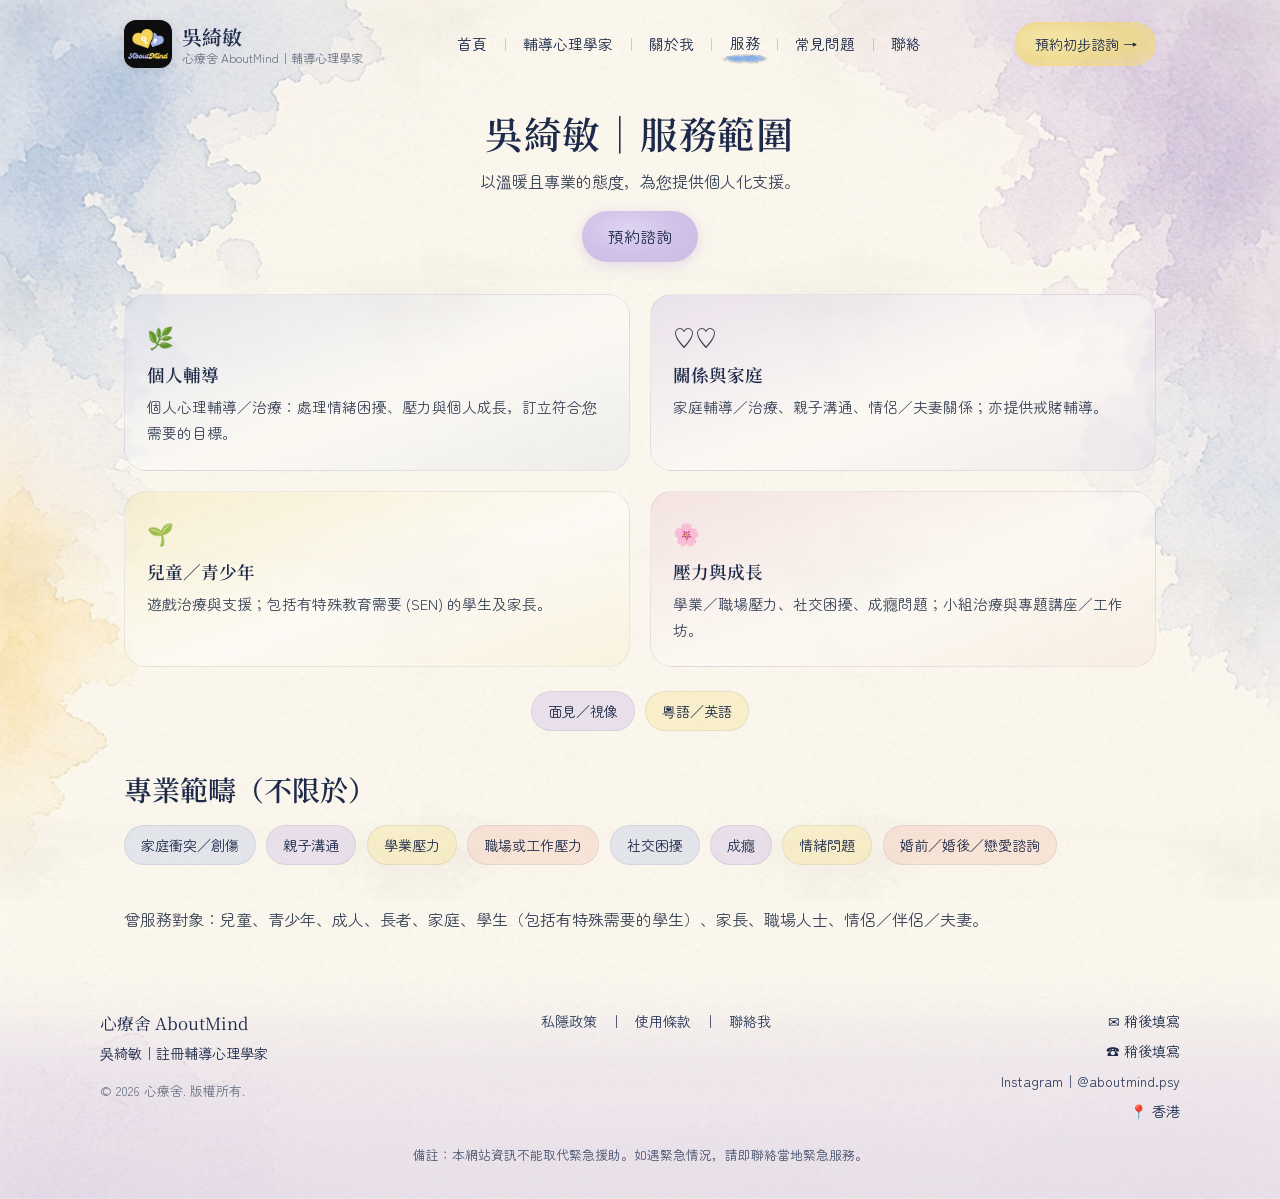
<file: services.html>
<!DOCTYPE html>
<html lang="zh-Hant">
<head>
  <meta charset="UTF-8">
  <meta name="viewport" content="width=device-width, initial-scale=1">
  <title>服務範圍｜心療舍 AboutMind</title>
  <meta name="description" content="個人輔導、關係與家庭、兒童／青少年、壓力與成長。">
  <link rel="preconnect" href="https://fonts.googleapis.com">
  <link rel="preconnect" href="https://fonts.gstatic.com" crossorigin>
  <link href="https://fonts.googleapis.com/css2?family=Noto+Serif+TC:wght@500;600;700&family=Zen+Maru+Gothic:wght@400;500;700&display=swap" rel="stylesheet">
  <link rel="stylesheet" href="css/styles.css">
</head>
<body>
  <div class="site-wrap">
  <header class="site-header">
    <a class="brand" href="index.html">
      <img class="brand-logo" src="assets/aboutmind-logo.png" alt="AboutMind 心療舍">
      <span class="brand-text">
        <span class="brand-name">吳綺敏</span>
        <span class="brand-sub">心療舍 AboutMind｜輔導心理學家</span>
      </span>
    </a>
    <button class="nav-toggle" type="button" aria-expanded="false" aria-controls="primary-nav" aria-label="開啟選單">
      <span class="nav-toggle-bars" aria-hidden="true">
        <span class="nav-toggle-bar"></span>
        <span class="nav-toggle-bar"></span>
        <span class="nav-toggle-bar"></span>
      </span>
    </button>
    <nav class="nav" id="primary-nav" aria-label="主要導航">
        <a href="index.html" data-page="index.html">首頁</a>
        <span class="sep">｜</span>
        <a href="counseling-psychologist.html" data-page="counseling-psychologist.html">輔導心理學家</a>
        <span class="sep">｜</span>
        <a href="about.html" data-page="about.html">關於我</a>
        <span class="sep">｜</span>
        <a href="services.html" data-page="services.html" class="active">服務</a>
        <span class="sep">｜</span>
        <a href="faq.html" data-page="faq.html">常見問題</a>
        <span class="sep">｜</span>
        <a href="contact.html" data-page="contact.html">聯絡</a>
    </nav>
    <a class="header-cta" href="contact.html">預約初步諮詢 →</a>
  </header>
  </div>
  <main>
  <div class="site-wrap">
    <div class="page-intro">
      <h1>吳綺敏｜服務範圍</h1>
      <p>以溫暖且專業的態度，為您提供個人化支援。</p>
      <a class="btn btn-lavender" href="contact.html">預約諮詢</a>
    </div>

    <div class="card-grid-2">
      <article class="card card-blue">
        <span class="card-icon" aria-hidden="true">🌿</span>
        <h3>個人輔導</h3>
        <p>個人心理輔導／治療：處理情緒困擾、壓力與個人成長，訂立符合您需要的目標。</p>
      </article>
      <article class="card card-lavender">
        <span class="card-icon" aria-hidden="true">♡♡</span>
        <h3>關係與家庭</h3>
        <p>家庭輔導／治療、親子溝通、情侶／夫妻關係；亦提供戒賭輔導。</p>
      </article>
      <article class="card card-lemon">
        <span class="card-icon" aria-hidden="true">🌱</span>
        <h3>兒童／青少年</h3>
        <p>遊戲治療與支援；包括有特殊教育需要 (SEN) 的學生及家長。</p>
      </article>
      <article class="card card-rose">
        <span class="card-icon" aria-hidden="true">🌸</span>
        <h3>壓力與成長</h3>
        <p>學業／職場壓力、社交困擾、成癮問題；小組治療與專題講座／工作坊。</p>
      </article>
    </div>

    <div class="pill-row">
      <span class="pill pill-lavender">面見／視像</span>
      <span class="pill pill-lemon">粵語／英語</span>
    </div>

    <section class="mb-3">
      <h2>專業範疇（不限於）</h2>
      <div class="pill-row" style="justify-content:flex-start">
        <span class="pill pill-blue">家庭衝突／創傷</span>
        <span class="pill pill-lavender">親子溝通</span>
        <span class="pill pill-lemon">學業壓力</span>
        <span class="pill pill-peach">職場或工作壓力</span>
        <span class="pill pill-blue">社交困擾</span>
        <span class="pill pill-lavender">成癮</span>
        <span class="pill pill-lemon">情緒問題</span>
        <span class="pill pill-peach">婚前／婚後／戀愛諮詢</span>
      </div>
      <p>曾服務對象：兒童、青少年、成人、長者、家庭、學生（包括有特殊需要的學生）、家長、職場人士、情侶／伴侶／夫妻。</p>
    </section>
  </div>
  </main>
  <footer class="site-footer">
    <div class="footer-inner">
      <div>
        <p class="footer-brand-name">心療舍 AboutMind</p>
        <p>吳綺敏｜註冊輔導心理學家</p>
        <p class="footer-copy">© 2026 心療舍. 版權所有.</p>
      </div>
      <div class="footer-links">
        <a href="#">私隱政策</a>
        <span class="sep">｜</span>
        <a href="#">使用條款</a>
        <span class="sep">｜</span>
        <a href="contact.html">聯絡我</a>
      </div>
      <div class="footer-contact">
        <span>✉ 稍後填寫</span>
        <span>☎ 稍後填寫</span>
        <a href="https://www.instagram.com/aboutmind.psy/" target="_blank" rel="noopener noreferrer">Instagram｜@aboutmind.psy</a>
        <span>📍 香港</span>
      </div>
    </div>
    <p class="footer-disclaimer">備註：本網站資訊不能取代緊急援助。如遇緊急情況，請即聯絡當地緊急服務。</p>
  </footer>
  <script src="js/main.js"></script>
</body>
</html>
</file>
<file: css/styles.css>
/* 心療舍 AboutMind — watercolor paper theme
   Anti-blotch: one continuous cream base + soft multi-layer radial washes (CSS),
   not stacked opaque PNG corner blobs. */

:root {
  --cream: #FBF7F0;
  --cream-deep: #F3EDE3;
  --navy: #1E2A4A;
  --navy-soft: #2C3A5C;
  --body: #3A4458;
  --lavender: #C9B8E8;
  --lavender-deep: #B8A4DC;
  --pale-blue: #B8C5E8;
  --cornflower: #9BB0DC;
  --lemon: #F5E6A3;
  --lemon-deep: #F0D878;
  --peach: #F2C4B0;
  --peach-deep: #E8A992;
  --dusty-rose: #E8B8C8;
  --muted: #6B7385;
  --line: rgba(30, 42, 74, 0.12);
  --max: 1080px;
  --radius-card: 22px;
  --font-serif: "Noto Serif TC", "Songti TC", serif;
  --font-sans: "Zen Maru Gothic", "Noto Sans TC", "PingFang TC", sans-serif;
}

*, *::before, *::after { box-sizing: border-box; }
html { scroll-behavior: smooth; overflow-x: clip; }
body.nav-lock { overflow: hidden; }
body {
  margin: 0;
  color: var(--body);
  font-family: var(--font-sans);
  font-weight: 400;
  line-height: 1.75;
  background-color: var(--cream);
  /* Painterly watercolor paper: cream + painted plate + soft corner overlays.
     Avoid flat digital-only fog as the main look. */
  background-image:
    url("../assets/wash-footer-from-bg.png"),
    url("../assets/bg-paper-watercolor.png");
  background-repeat: no-repeat, no-repeat;
  background-position:
    bottom center,
    top center;
  background-size:
    100% auto,
    cover;
  background-attachment: scroll, fixed;
  min-height: 100vh;
  position: relative;
}

/* Subtle paper grain + tiny CSS under-wash (readability / fallback only) */
body::before {
  content: "";
  position: fixed;
  inset: 0;
  pointer-events: none;
  z-index: 0;
  opacity: 1;
  background-image:
    url("../assets/paper-grain.png"),
    radial-gradient(ellipse 70% 50% at 0% 0%, rgba(184, 197, 232, 0.14) 0%, transparent 62%),
    radial-gradient(ellipse 65% 48% at 100% 0%, rgba(201, 184, 232, 0.12) 0%, transparent 64%);
  background-repeat: repeat, no-repeat, no-repeat;
  background-size: 420px 280px, auto, auto;
  mix-blend-mode: multiply;
  opacity: 0.48;
}

.site-wrap {
  position: relative;
  z-index: 1;
  max-width: var(--max);
  margin: 0 auto;
  padding: 0 1.5rem 0;
}

/* ---- Typography ---- */
h1, h2, h3, .brand-name {
  font-family: var(--font-serif);
  color: var(--navy);
  font-weight: 600;
  line-height: 1.35;
  margin: 0 0 0.6em;
}
h1 { font-size: clamp(1.75rem, 3.5vw, 2.35rem); letter-spacing: 0.02em; }
h2 { font-size: clamp(1.35rem, 2.5vw, 1.75rem); }
h3 { font-size: 1.1rem; }
p { margin: 0 0 1em; }
a { color: var(--navy-soft); text-decoration: none; }
a:hover { color: var(--cornflower); }

/* ---- Header / Nav ---- */
.site-header {
  display: flex;
  align-items: center;
  justify-content: space-between;
  gap: 1rem;
  padding: 1.25rem 0 1rem;
  flex-wrap: wrap;
}
.brand {
  display: flex;
  align-items: center;
  gap: 0.65rem;
  color: var(--navy);
  text-decoration: none;
}
.brand-logo {
  width: 48px;
  height: 48px;
  object-fit: contain;
  border-radius: 12px;
  background: #0d0d0d;
  padding: 4px;
  box-shadow: 0 2px 10px rgba(30,42,74,0.12);
}
.brand-text { display: flex; flex-direction: column; line-height: 1.25; }
.brand-name { font-size: 1.25rem; margin: 0; }
.brand-sub { font-size: 0.75rem; color: var(--muted); font-family: var(--font-sans); }

.nav {
  display: flex;
  flex-wrap: wrap;
  align-items: center;
  gap: 0.15rem 0;
  font-size: 0.92rem;
  color: var(--navy);
}
.nav a {
  color: var(--navy);
  padding: 0.35rem 0.55rem;
  position: relative;
}
.nav .sep {
  color: rgba(30,42,74,0.28);
  user-select: none;
  padding: 0 0.1rem;
}
.nav a.active {
  background-image: url("../assets/underline-blue.png");
  background-repeat: no-repeat;
  background-position: center 100%;
  background-size: 100% 10px;
  padding-bottom: 0.55rem;
}
.nav a:hover { opacity: 0.75; }


.nav-toggle {
  display: none;
  align-items: center;
  justify-content: center;
  width: 44px;
  height: 44px;
  padding: 0;
  border: 1.5px solid rgba(30, 42, 74, 0.12);
  border-radius: 12px;
  background: rgba(255, 255, 255, 0.55);
  cursor: pointer;
  color: var(--navy);
  flex-shrink: 0;
  transition: background 0.15s ease, box-shadow 0.15s ease;
}
.nav-toggle:hover {
  background: rgba(201, 184, 232, 0.28);
}
.nav-toggle:focus-visible {
  outline: 2px solid var(--lavender-deep);
  outline-offset: 2px;
}
.nav-toggle-bars {
  display: flex;
  flex-direction: column;
  gap: 5px;
  width: 18px;
}
.nav-toggle-bar {
  display: block;
  height: 2px;
  width: 100%;
  border-radius: 2px;
  background: var(--navy);
  transition: transform 0.2s ease, opacity 0.2s ease;
  transform-origin: center;
}
.site-header.is-nav-open .nav-toggle-bar:nth-child(1) {
  transform: translateY(7px) rotate(45deg);
}
.site-header.is-nav-open .nav-toggle-bar:nth-child(2) {
  opacity: 0;
}
.site-header.is-nav-open .nav-toggle-bar:nth-child(3) {
  transform: translateY(-7px) rotate(-45deg);
}

.header-cta {
  display: inline-flex;
  align-items: center;
  justify-content: center;
  padding: 0.55rem 1.15rem;
  border-radius: 999px;
  font-size: 0.88rem;
  color: var(--navy);
  background:
    radial-gradient(ellipse at 30% 40%, rgba(245,230,163,0.95) 0%, rgba(240,216,120,0.75) 55%, rgba(240,216,120,0.45) 100%);
  border: 1px solid rgba(240, 216, 120, 0.5);
  box-shadow: 0 2px 10px rgba(201, 184, 232, 0.2);
  transition: transform 0.15s ease, box-shadow 0.15s ease;
}
.header-cta:hover {
  transform: translateY(-1px);
  box-shadow: 0 4px 14px rgba(201, 184, 232, 0.35);
  color: var(--navy);
}

/* ---- Buttons ---- */
.btn {
  display: inline-flex;
  align-items: center;
  justify-content: center;
  padding: 0.75rem 1.6rem;
  border-radius: 999px;
  font-family: var(--font-sans);
  font-size: 0.98rem;
  color: var(--navy);
  border: none;
  cursor: pointer;
  text-decoration: none;
  transition: transform 0.15s ease, box-shadow 0.15s ease;
}
.btn:hover { transform: translateY(-1px); color: var(--navy); }
.btn-peach {
  background:
    radial-gradient(ellipse at 35% 40%, rgba(255,220,200,0.95) 0%, rgba(242,196,176,0.85) 45%, rgba(232,169,146,0.7) 100%);
  box-shadow: 0 3px 14px rgba(232, 169, 146, 0.35);
}
.btn-lavender {
  background:
    radial-gradient(ellipse at 40% 35%, rgba(220,210,240,0.95) 0%, rgba(201,184,232,0.85) 50%, rgba(184,164,220,0.7) 100%);
  box-shadow: 0 3px 14px rgba(184, 164, 220, 0.35);
}
.btn-lemon {
  background:
    radial-gradient(ellipse at 40% 35%, rgba(255,245,200,0.95) 0%, rgba(245,230,163,0.85) 50%, rgba(240,216,120,0.7) 100%);
  box-shadow: 0 3px 14px rgba(240, 216, 120, 0.35);
}

/* ---- Hero ---- */
.hero {
  display: grid;
  grid-template-columns: 1.15fr 0.85fr;
  gap: 2.5rem;
  align-items: center;
  padding: 2rem 0 2.5rem;
}
.hero-copy .tagline {
  color: var(--navy-soft);
  font-size: 1.02rem;
  max-width: 32rem;
}
.hero-visual {
  display: flex;
  justify-content: center;
}
.portrait-circle {
  width: min(340px, 100%);
  aspect-ratio: 1;
  border-radius: 50%;
  object-fit: cover;
  box-shadow:
    0 0 0 3px rgba(184, 197, 232, 0.35),
    0 12px 40px rgba(184, 164, 220, 0.25);
}
.portrait-oval {
  width: min(300px, 90%);
  height: auto;
  border-radius: 50% / 42%;
  object-fit: cover;
  box-shadow:
    0 0 0 2px rgba(184, 197, 232, 0.4),
    0 12px 36px rgba(184, 164, 220, 0.22);
}

/* ---- Section divider ---- */
.section-label {
  display: flex;
  align-items: center;
  justify-content: center;
  gap: 1rem;
  margin: 1.5rem 0 2rem;
  text-align: center;
}
.section-label h2 { margin: 0; white-space: nowrap; }
.section-label .brush {
  flex: 1;
  max-width: 140px;
  height: 8px;
  border: none;
  background:
    linear-gradient(90deg, transparent, rgba(155, 176, 220, 0.65), transparent);
  border-radius: 99px;
  opacity: 0.85;
  position: relative;
}
.section-label .brush::after {
  content: "";
  position: absolute;
  inset: -2px 10%;
  background: radial-gradient(ellipse at center, rgba(184,197,232,0.45), transparent 70%);
  border-radius: 99px;
}

.underline-lemon {
  display: inline-block;
  width: 5.5rem;
  height: 10px;
  margin-top: -0.4rem;
  margin-bottom: 1rem;
  background: url("../assets/underline-lemon.png") center / contain no-repeat;
}

/* ---- Cards ---- */
.card-grid {
  display: grid;
  grid-template-columns: repeat(3, 1fr);
  gap: 1.25rem;
  margin-bottom: 3rem;
}
.card-grid-2 {
  display: grid;
  grid-template-columns: repeat(2, 1fr);
  gap: 1.25rem;
  margin-bottom: 1.5rem;
}
.card {
  border-radius: var(--radius-card);
  padding: 1.4rem 1.35rem 1.5rem;
  border: 1.5px solid rgba(30, 42, 74, 0.08);
  background: rgba(255, 255, 255, 0.35);
  backdrop-filter: blur(2px);
  position: relative;
  overflow: hidden;
}
.card::before {
  content: "";
  position: absolute;
  inset: 0;
  border-radius: inherit;
  pointer-events: none;
  opacity: 0.55;
}
.card-blue { background: linear-gradient(160deg, rgba(184,197,232,0.32) 0%, rgba(255,255,255,0.4) 55%, rgba(184,197,232,0.18) 100%); }
.card-peach { background: linear-gradient(160deg, rgba(242,196,176,0.30) 0%, rgba(255,255,255,0.4) 55%, rgba(232,184,200,0.16) 100%); }
.card-lemon { background: linear-gradient(160deg, rgba(245,230,163,0.38) 0%, rgba(255,255,255,0.42) 55%, rgba(245,230,163,0.18) 100%); }
.card-lavender { background: linear-gradient(160deg, rgba(201,184,232,0.32) 0%, rgba(255,255,255,0.4) 55%, rgba(201,184,232,0.16) 100%); }
.card-rose { background: linear-gradient(160deg, rgba(232,184,200,0.30) 0%, rgba(255,255,255,0.4) 55%, rgba(242,196,176,0.16) 100%); }

.card-icon {
  font-size: 1.35rem;
  margin-bottom: 0.5rem;
  display: block;
  filter: saturate(0.85);
}
.card h3 { margin-bottom: 0.45rem; }
.card p { font-size: 0.92rem; margin: 0; color: var(--body); }

.pill-row {
  display: flex;
  flex-wrap: wrap;
  gap: 0.65rem;
  justify-content: center;
  margin: 1rem 0 2.5rem;
}
.pill {
  display: inline-flex;
  align-items: center;
  padding: 0.4rem 1rem;
  border-radius: 999px;
  font-size: 0.88rem;
  color: var(--navy);
  border: 1px solid rgba(30,42,74,0.08);
}
.pill-blue { background: rgba(184,197,232,0.35); }
.pill-lemon { background: rgba(245,230,163,0.45); }
.pill-lavender { background: rgba(201,184,232,0.35); }
.pill-peach { background: rgba(242,196,176,0.35); }

/* ---- About layout ---- */
.about-hero {
  display: grid;
  grid-template-columns: 0.85fr 1.15fr;
  gap: 2.5rem;
  align-items: start;
  padding: 1.5rem 0 2rem;
}
.about-bio .lead {
  color: #6B4E5C;
  font-size: 1.02rem;
  margin-bottom: 1.1rem;
}
.cv-list {
  list-style: none;
  padding: 0 0 0 0.35rem;
  margin: 1.25rem 0 0;
  border-left: 2px solid rgba(184, 197, 232, 0.55);
}
.cv-list li {
  position: relative;
  padding: 0.35rem 0 0.35rem 1.25rem;
  font-size: 0.93rem;
}
.cv-list li::before {
  content: "";
  position: absolute;
  left: -0.4rem;
  top: 0.85rem;
  width: 10px;
  height: 10px;
  border-radius: 50%;
  background: rgba(184, 197, 232, 0.9);
  box-shadow: 0 0 0 3px rgba(184,197,232,0.25);
}
.cv-list .cv-label {
  display: block;
  font-family: var(--font-serif);
  color: var(--navy);
  font-weight: 600;
  margin-bottom: 0.15rem;
}

.modules {
  display: grid;
  grid-template-columns: 1fr 1fr;
  gap: 1.25rem;
  margin: 1rem 0 3rem;
}
.module {
  border-radius: var(--radius-card);
  padding: 1.35rem 1.4rem;
  border: 1.5px solid rgba(30,42,74,0.08);
}
.module-lavender {
  background: linear-gradient(165deg, rgba(201,184,232,0.28) 0%, rgba(255,255,255,0.45) 60%);
}
.module-compare .compare-pills {
  display: flex;
  flex-direction: column;
  gap: 0.65rem;
  margin-top: 0.85rem;
}
.compare-item {
  border-radius: 16px;
  padding: 0.75rem 1rem;
  font-size: 0.9rem;
}
.compare-item strong {
  display: block;
  font-family: var(--font-serif);
  color: var(--navy);
  margin-bottom: 0.15rem;
}

/* ---- Counseling page ---- */
.process-grid {
  display: grid;
  grid-template-columns: repeat(3, 1fr);
  gap: 1rem;
  margin: 1.5rem 0 2rem;
}
.process-card {
  border-radius: 18px;
  padding: 1.25rem 1.2rem;
  border: 1.5px dashed rgba(30,42,74,0.18);
  background: rgba(255,255,255,0.4);
}
.process-card .step {
  font-family: var(--font-serif);
  color: var(--navy);
  font-size: 1.05rem;
  margin-bottom: 0.35rem;
}
.process-1 { background: linear-gradient(160deg, rgba(184,197,232,0.3), rgba(255,255,255,0.45)); }
.process-2 { background: linear-gradient(160deg, rgba(232,184,200,0.28), rgba(255,255,255,0.45)); }
.process-3 { background: linear-gradient(160deg, rgba(245,230,163,0.35), rgba(255,255,255,0.45)); }

.page-intro {
  max-width: 40rem;
  margin: 1.5rem auto 2rem;
  text-align: center;
}
.page-intro h1 { margin-bottom: 0.5rem; }
.centered { text-align: center; }

/* ---- FAQ ---- */
.faq-list {
  max-width: 720px;
  margin: 0 auto 3rem;
  display: flex;
  flex-direction: column;
  gap: 0.75rem;
}
.faq-item {
  border-radius: 16px;
  border: 1.5px solid rgba(30,42,74,0.1);
  background: rgba(255,255,255,0.55);
  overflow: hidden;
}
.faq-item summary {
  list-style: none;
  cursor: pointer;
  padding: 1rem 1.15rem;
  display: flex;
  align-items: center;
  justify-content: space-between;
  gap: 1rem;
  font-family: var(--font-serif);
  color: var(--navy);
  font-size: 1.02rem;
  position: relative;
  padding-left: 1.35rem;
}
.faq-item summary::-webkit-details-marker { display: none; }
.faq-item summary::before {
  content: "";
  position: absolute;
  left: 0;
  top: 0;
  bottom: 0;
  width: 8px;
  border-radius: 16px 0 0 16px;
  opacity: 0.75;
}
.faq-item:nth-child(1) summary::before { background: var(--lemon-deep); }
.faq-item:nth-child(2) summary::before { background: var(--lavender); }
.faq-item:nth-child(3) summary::before { background: var(--pale-blue); }
.faq-item:nth-child(4) summary::before { background: var(--cornflower); }
.faq-item:nth-child(5) summary::before { background: var(--lemon); }
.faq-item:nth-child(6) summary::before { background: var(--pale-blue); }
.faq-item .chev {
  flex-shrink: 0;
  width: 1.1rem;
  height: 1.1rem;
  border-right: 2px solid var(--navy);
  border-bottom: 2px solid var(--navy);
  transform: rotate(45deg);
  opacity: 0.45;
  transition: transform 0.2s ease;
  margin-top: -0.3rem;
}
.faq-item[open] .chev { transform: rotate(-135deg); margin-top: 0.25rem; }
.faq-item .answer {
  padding: 0 1.25rem 1.15rem 1.35rem;
  font-size: 0.95rem;
  color: var(--body);
}

/* ---- Contact ---- */
.contact-grid {
  display: grid;
  grid-template-columns: 1fr 1.1fr;
  gap: 2.5rem;
  align-items: start;
  margin: 1.5rem 0 3rem;
}
.contact-meta {
  list-style: none;
  padding: 0;
  margin: 1.5rem 0 0;
}
.contact-meta li {
  display: flex;
  align-items: center;
  gap: 0.85rem;
  margin-bottom: 1rem;
  font-size: 0.98rem;
}
.contact-icon {
  width: 42px;
  height: 42px;
  border-radius: 50%;
  display: grid;
  place-items: center;
  background: rgba(201,184,232,0.4);
  color: var(--navy);
  font-size: 1.05rem;
  flex-shrink: 0;
}
.contact-form {
  display: flex;
  flex-direction: column;
  gap: 0.85rem;
}
.contact-form label {
  display: block;
  font-size: 0.82rem;
  color: var(--muted);
  margin-bottom: 0.25rem;
}
.contact-form .field {
  width: 100%;
  padding: 0.85rem 1rem;
  border-radius: 14px;
  border: 1.5px solid rgba(30,42,74,0.22);
  background: rgba(255,255,255,0.55);
  font-family: var(--font-sans);
  font-size: 0.98rem;
  color: var(--navy);
  outline: none;
  transition: border-color 0.15s ease, box-shadow 0.15s ease;
}
.contact-form .field:focus {
  border-color: var(--lavender-deep);
  box-shadow: 0 0 0 3px rgba(201,184,232,0.3);
}
.contact-form textarea.field {
  min-height: 140px;
  resize: vertical;
}
.privacy-note {
  font-size: 0.82rem;
  color: var(--muted);
  text-align: center;
  margin-top: 0.5rem;
}
.form-submit { width: 100%; margin-top: 0.35rem; }

/* ---- Footer ---- */
.site-footer {
  position: relative;
  margin-top: 2rem;
  padding: 2.75rem 1.5rem 2rem;
  color: var(--navy);
  overflow: hidden;
}
.site-footer::before {
  content: "";
  position: absolute;
  inset: 0;
  z-index: 0;
  background-color: transparent;
  background-image:
    url("../assets/wash-footer-from-bg.png"),
    linear-gradient(180deg, transparent 0%, rgba(201,184,232,0.22) 40%, rgba(184,164,220,0.28) 100%);
  background-repeat: no-repeat, no-repeat;
  background-position: bottom center, bottom center;
  background-size: 100% 115%, 100% 100%;
  opacity: 0.95;
  -webkit-mask-image: linear-gradient(180deg, transparent 0%, #000 28%, #000 100%);
  mask-image: linear-gradient(180deg, transparent 0%, #000 28%, #000 100%);
}
.footer-inner {
  position: relative;
  z-index: 1;
  max-width: var(--max);
  margin: 0 auto;
  display: grid;
  grid-template-columns: 1.2fr 1fr 1.1fr;
  gap: 1.5rem;
  align-items: start;
  font-size: 0.88rem;
}
.footer-brand-name {
  font-family: var(--font-serif);
  font-size: 1.05rem;
  margin: 0 0 0.2rem;
}
.footer-copy { color: var(--muted); font-size: 0.8rem; margin-top: 0.4rem; }
.footer-links { display: flex; flex-wrap: wrap; gap: 0.35rem 0.75rem; justify-content: center; }
.footer-links a { color: var(--navy-soft); }
.footer-contact { display: flex; flex-direction: column; gap: 0.35rem; align-items: flex-end; text-align: right; }
.footer-contact a { color: var(--navy-soft); }
.footer-disclaimer {
  position: relative;
  z-index: 1;
  max-width: var(--max);
  margin: 1.25rem auto 0;
  text-align: center;
  font-size: 0.8rem;
  color: var(--navy-soft);
  opacity: 0.85;
}


/* ---- Publications / media (About) ---- */
.pub-grid {
  display: grid;
  grid-template-columns: repeat(3, 1fr);
  gap: 1.25rem;
  margin: 1.15rem 0 2rem;
}
.pub-card {
  border-radius: var(--radius-card);
  border: 1.5px solid rgba(30, 42, 74, 0.08);
  background: linear-gradient(165deg, rgba(255,255,255,0.55) 0%, rgba(201,184,232,0.16) 100%);
  overflow: hidden;
  display: flex;
  flex-direction: column;
  box-shadow: 0 6px 22px rgba(184, 164, 220, 0.12);
}
.pub-cover-link {
  display: block;
  background: rgba(243, 237, 227, 0.65);
  aspect-ratio: 3 / 4;
  overflow: hidden;
}
.pub-cover {
  width: 100%;
  height: 100%;
  object-fit: cover;
  display: block;
  border-radius: 0;
  transition: transform 0.25s ease;
}
a.pub-cover-link:hover .pub-cover {
  transform: scale(1.03);
}
.pub-body {
  padding: 1rem 1.1rem 1.2rem;
  display: flex;
  flex-direction: column;
  gap: 0.35rem;
  flex: 1;
}
.pub-title {
  font-size: 1rem;
  margin: 0;
  line-height: 1.4;
}
.pub-meta {
  margin: 0;
  font-size: 0.82rem;
  color: var(--muted);
}
.pub-role {
  margin: 0;
  font-size: 0.88rem;
  color: var(--body);
}
.pub-isbn {
  margin: 0.15rem 0 0;
  font-size: 0.78rem;
  color: var(--muted);
  letter-spacing: 0.01em;
}
.pub-link {
  margin: 0.35rem 0 0;
  font-size: 0.85rem;
}
.pub-link a { color: var(--navy-soft); }

.media-grid {
  display: grid;
  grid-template-columns: repeat(3, 1fr);
  gap: 1.25rem;
  margin: 1.15rem 0 1.25rem;
}
.media-card {
  display: flex;
  flex-direction: column;
  border-radius: var(--radius-card);
  border: 1.5px solid rgba(30, 42, 74, 0.08);
  background: linear-gradient(165deg, rgba(184,197,232,0.22) 0%, rgba(255,255,255,0.48) 55%, rgba(245,230,163,0.18) 100%);
  overflow: hidden;
  color: inherit;
  text-decoration: none;
  box-shadow: 0 6px 20px rgba(155, 176, 220, 0.12);
  transition: transform 0.15s ease, box-shadow 0.15s ease;
}
.media-card:hover {
  transform: translateY(-2px);
  box-shadow: 0 10px 26px rgba(155, 176, 220, 0.22);
  color: inherit;
}
.media-thumb {
  width: 100%;
  aspect-ratio: 16 / 9;
  object-fit: cover;
  display: block;
  background: rgba(243, 237, 227, 0.8);
}
.media-body {
  padding: 0.95rem 1.05rem 1.15rem;
}
.media-outlet {
  margin: 0 0 0.35rem;
  font-size: 0.78rem;
  color: var(--muted);
}
.media-title {
  margin: 0;
  font-size: 0.95rem;
  line-height: 1.45;
  color: var(--navy);
}
.soft-note {
  margin: 0.5rem 0 1.5rem;
  font-size: 0.9rem;
  color: var(--muted);
  text-align: center;
}

.home-pubs {
  margin: 0.5rem 0 2.75rem;
}
.home-pubs-head {
  display: flex;
  align-items: baseline;
  justify-content: space-between;
  gap: 1rem;
  flex-wrap: wrap;
  margin-bottom: 1rem;
}
.home-pubs-head h2 { margin: 0; }
.home-pubs-more {
  font-size: 0.9rem;
  color: var(--navy-soft);
}
.home-pub-thumbs {
  display: grid;
  grid-template-columns: repeat(3, 1fr);
  gap: 1rem;
}
.home-pub-thumb {
  display: block;
  border-radius: 16px;
  overflow: hidden;
  border: 1.5px solid rgba(30,42,74,0.08);
  background: rgba(255,255,255,0.4);
  aspect-ratio: 3 / 4;
  box-shadow: 0 4px 16px rgba(184,164,220,0.12);
  transition: transform 0.15s ease;
}
.home-pub-thumb:hover { transform: translateY(-2px); }
.home-pub-thumb img {
  width: 100%;
  height: 100%;
  object-fit: cover;
  display: block;
}

/* ---- Utilities ---- */
.mt-1 { margin-top: 0.5rem; }
.mt-2 { margin-top: 1rem; }
.mb-2 { margin-bottom: 1rem; }
.mb-3 { margin-bottom: 1.75rem; }
.sr-only {
  position: absolute; width: 1px; height: 1px; padding: 0; margin: -1px;
  overflow: hidden; clip: rect(0,0,0,0); border: 0;
}

/* ---- Responsive ---- */
@media (max-width: 900px) {
  .site-wrap { padding-left: 1rem; padding-right: 1rem; }
  .site-header {
    display: grid;
    grid-template-columns: 1fr auto;
    align-items: center;
    gap: 0.65rem 0.75rem;
    padding: 0.85rem 0 0.75rem;
  }
  .brand { min-width: 0; }
  .brand-sub {
    white-space: nowrap;
    overflow: hidden;
    text-overflow: ellipsis;
    max-width: 11.5rem;
  }
  .nav-toggle { display: inline-flex; grid-column: 2; grid-row: 1; }
  .brand { grid-column: 1; grid-row: 1; }

  .nav {
    display: none;
    grid-column: 1 / -1;
    grid-row: 2;
    width: 100%;
    flex-direction: column;
    align-items: stretch;
    gap: 0.15rem;
    padding: 0.35rem 0 0.5rem;
    border-top: 1px solid rgba(30, 42, 74, 0.08);
    margin-top: 0.15rem;
  }
  .nav .sep { display: none; }
  .nav a {
    display: flex;
    align-items: center;
    min-height: 44px;
    padding: 0.65rem 0.85rem;
    border-radius: 12px;
    font-size: 1rem;
  }
  .nav a.active {
    background-color: rgba(184, 197, 232, 0.28);
    background-image: none;
    padding-bottom: 0.65rem;
  }
  .nav a:hover { background: rgba(201, 184, 232, 0.18); opacity: 1; }

  .header-cta {
    display: none;
    grid-column: 1 / -1;
    grid-row: 3;
    width: 100%;
    min-height: 44px;
    justify-content: center;
    margin: 0.15rem 0 0.35rem;
    font-size: 0.95rem;
  }

  .site-header.is-nav-open .nav { display: flex; }
  .site-header.is-nav-open .header-cta { display: inline-flex; }

  .hero, .about-hero, .contact-grid { grid-template-columns: 1fr; gap: 1.5rem; }
  .hero { padding: 1.25rem 0 1.75rem; }
  .hero-visual { order: -1; }
  .portrait-circle {
    width: min(240px, 72vw);
    margin: 0 auto;
  }
  .portrait-oval {
    width: min(260px, 78vw);
    margin: 0 auto;
    display: block;
  }
  .about-hero { padding-top: 1rem; }
  .card-grid,
  .process-grid,
  .pub-grid,
  .media-grid,
  .home-pub-thumbs,
  .card-grid-2,
  .modules {
    grid-template-columns: 1fr;
    gap: 1rem;
  }
  .pub-cover-link {
    aspect-ratio: 3 / 4;
    max-height: min(300px, 78vw);
  }
  .pub-cover {
    object-position: top center;
  }
  .pub-card { max-width: 18rem; margin-inline: auto; width: 100%; }
  .media-card { max-width: 26rem; margin-inline: auto; width: 100%; }
  .home-pub-thumbs {
    grid-template-columns: repeat(3, minmax(0, 1fr));
    gap: 0.65rem;
  }
  .home-pub-thumb { max-width: none; margin-inline: 0; width: 100%; }
  .section-label { gap: 0.65rem; margin: 1.15rem 0 1.5rem; }
  .section-label h2 { white-space: normal; font-size: 1.25rem; }
  .section-label .brush { max-width: 56px; }
  .footer-inner {
    grid-template-columns: 1fr;
    text-align: center;
    gap: 1.15rem;
  }
  .footer-contact { align-items: center; text-align: center; }
  .site-footer { padding-left: 1rem; padding-right: 1rem; }
  .faq-item summary { min-height: 48px; font-size: 1rem; }
  .page-intro { margin: 1.15rem auto 1.5rem; padding: 0 0.15rem; }
  .btn { min-height: 44px; width: 100%; max-width: 20rem; }
  .pill-row { gap: 0.5rem; }
}

@media (max-width: 768px) {
  body { font-size: 16px; background-attachment: scroll, scroll; }
  .brand-name { font-size: 1.12rem; }
  .brand-logo { width: 40px; height: 40px; }
  .hero-copy .tagline { font-size: 1rem; }
  .card { padding: 1.2rem 1.15rem 1.3rem; }
  .home-pubs-head { flex-direction: column; align-items: flex-start; gap: 0.35rem; }
}

@media (max-width: 600px) {
  .site-header { padding-top: 0.75rem; }
  .brand-logo { width: 36px; height: 36px; }
  .brand-sub { max-width: 9.5rem; font-size: 0.7rem; }
  .portrait-circle { width: min(220px, 68vw); }
  .portrait-oval { width: min(230px, 72vw); }
  .pub-cover-link { max-height: min(260px, 72vw); }
  .cv-list li { font-size: 0.9rem; }
  .contact-form .field { font-size: 16px; /* avoid iOS zoom */ }
}
</file>
